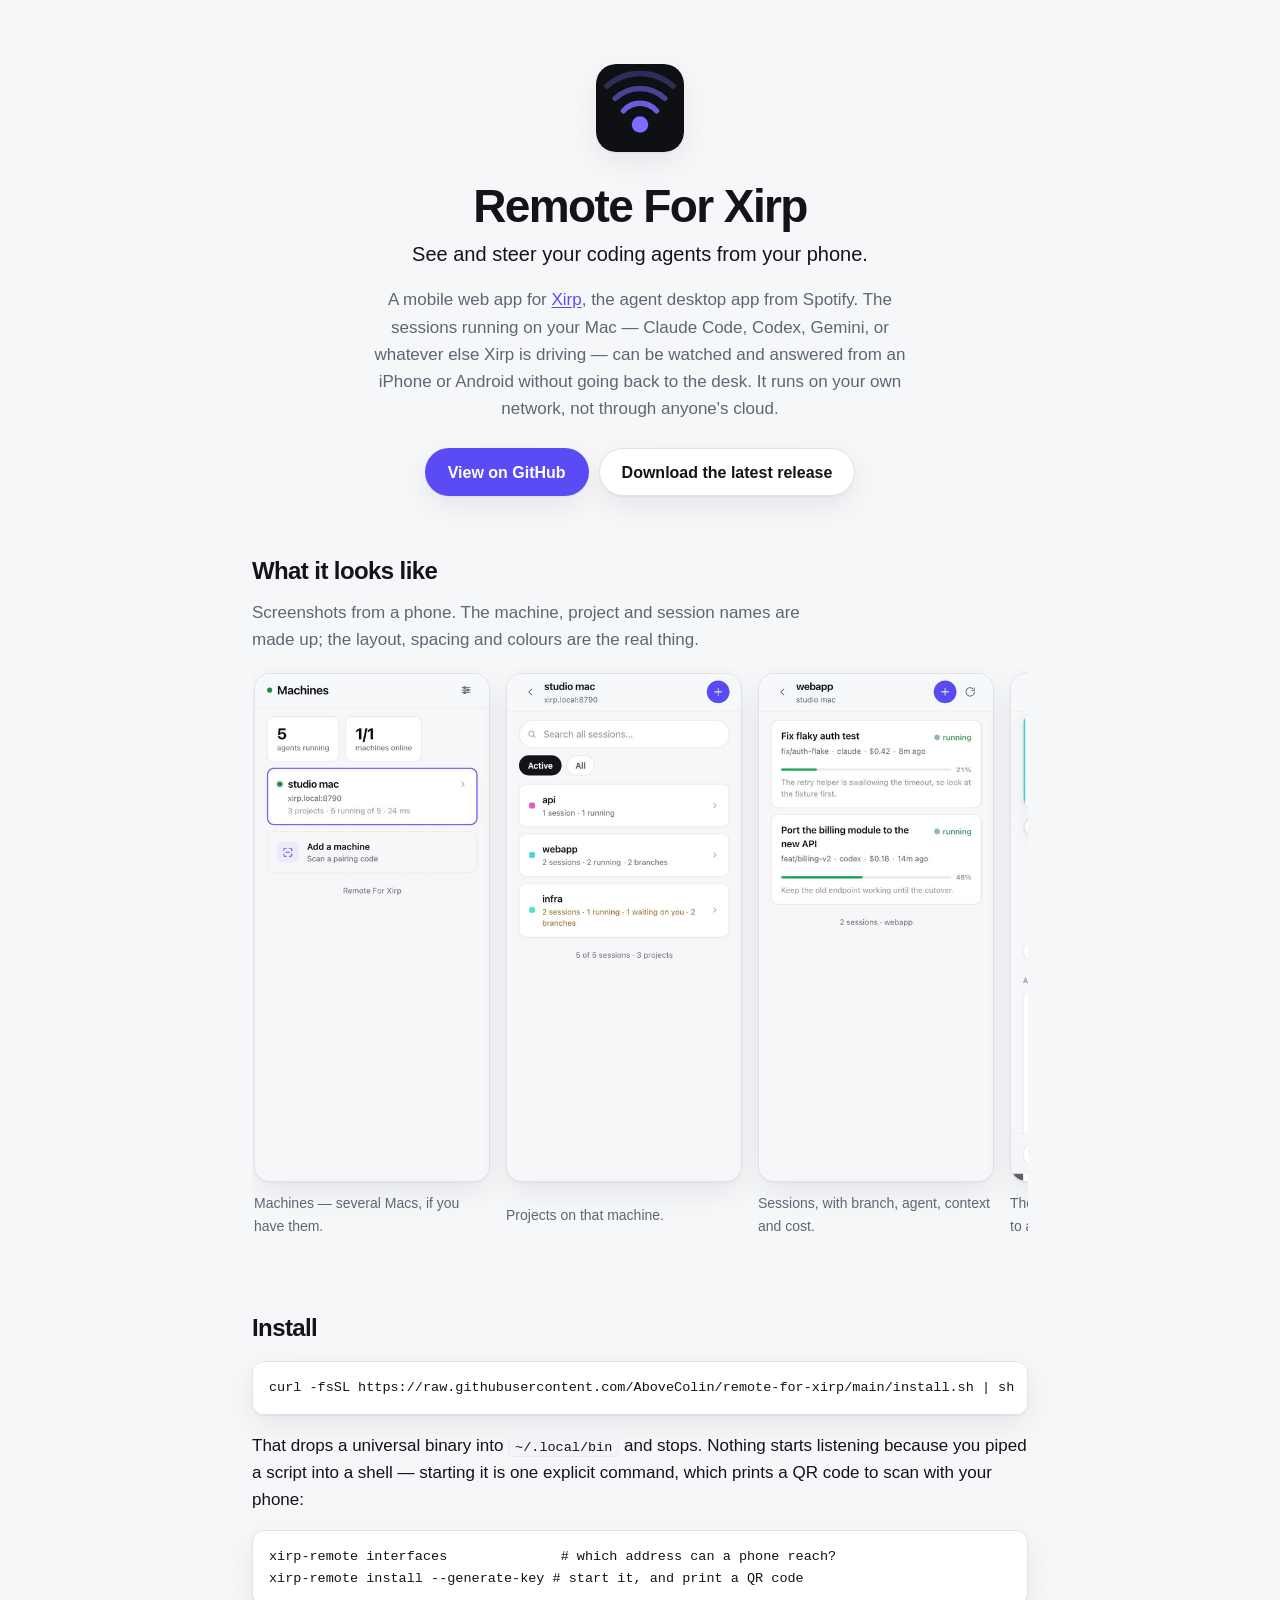
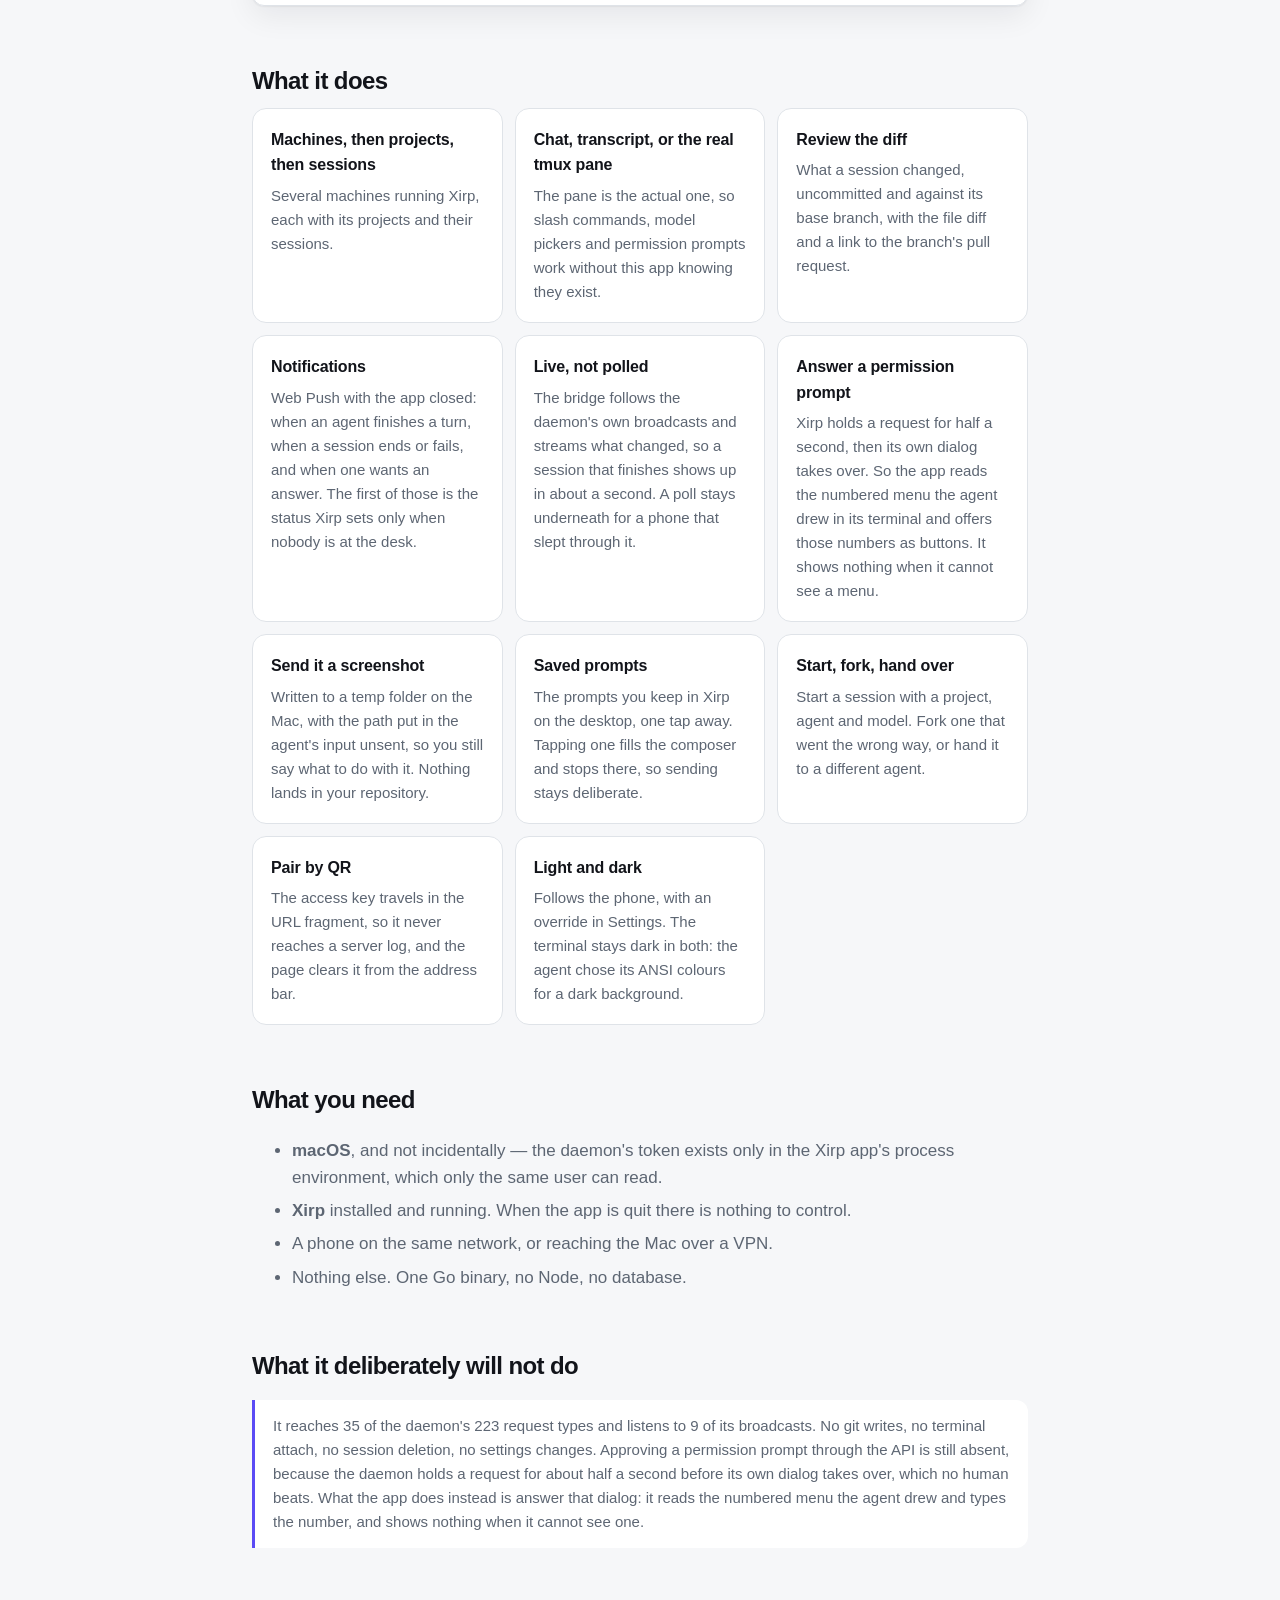
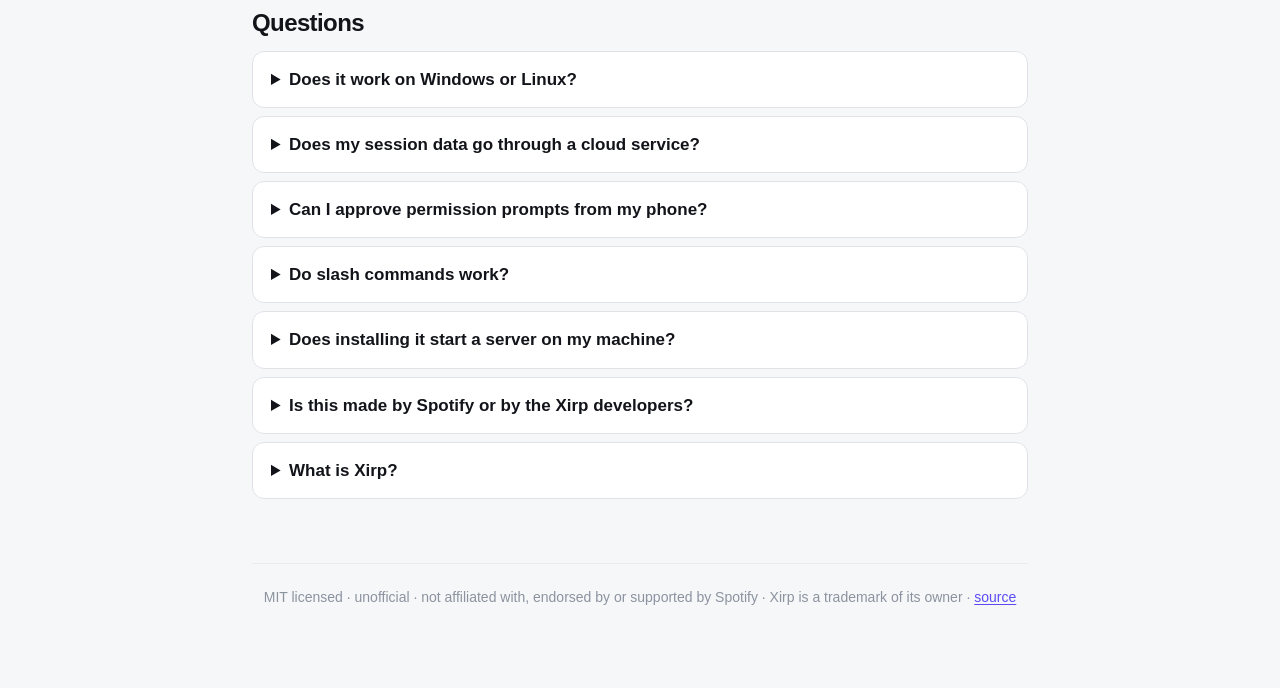
<file: site/index.html>
<!doctype html>
<html lang="en">
  <head>
    <meta charset="utf-8" />
    <title>Remote For Xirp — control Xirp by Spotify from your phone</title>
    <meta name="viewport" content="width=device-width, initial-scale=1" />
    <meta
      name="description"
      content="A phone remote for Xirp, the agent desktop app from Spotify: watch and answer the Claude Code, Codex and Gemini sessions running on your Mac. Free, MIT, unofficial."
    />
    <link rel="canonical" href="https://remote-for-xirp.cdevries.dev/" />
    <link rel="icon" type="image/svg+xml" href="./icon.svg" />
    <link rel="apple-touch-icon" href="./icon-512.png" />
    <meta name="author" content="AboveColin" />
    <meta name="theme-color" content="#f6f7f9" />
    <meta name="robots" content="index, follow, max-image-preview:large, max-snippet:-1" />
    <!-- A plain-text summary for model crawlers, per llmstxt.org. -->
    <link rel="alternate" type="text/plain" href="https://remote-for-xirp.cdevries.dev/llms.txt" title="llms.txt" />

    <meta property="og:type" content="website" />
    <meta property="og:site_name" content="Remote For Xirp" />
    <meta property="og:locale" content="en_US" />
    <meta property="og:title" content="Remote For Xirp — control Xirp by Spotify from your phone" />
    <meta
      property="og:description"
      content="See and steer your coding agents from your phone. A mobile web app for Xirp, the agent desktop app from Spotify — Claude Code, Codex, Gemini — on your own network. Unofficial."
    />
    <meta property="og:url" content="https://remote-for-xirp.cdevries.dev/" />
    <meta property="og:image" content="https://remote-for-xirp.cdevries.dev/og.png" />
    <meta property="og:image:type" content="image/png" />
    <meta property="og:image:width" content="1200" />
    <meta property="og:image:height" content="630" />
    <meta
      property="og:image:alt"
      content="Remote For Xirp — see and steer your coding agents from your phone"
    />
    <meta name="twitter:card" content="summary_large_image" />
    <meta name="twitter:title" content="Remote For Xirp" />
    <meta
      name="twitter:description"
      content="Watch and answer the Claude Code, Codex and Gemini sessions that Xirp by Spotify is running on your Mac, from your phone, on your own network."
    />
    <meta name="twitter:image" content="https://remote-for-xirp.cdevries.dev/og.png" />

    <!-- Structured data, so a search engine can tell what kind of thing this is rather
         than inferring it from prose. Every field here is true. -->
    <script type="application/ld+json">
      {
        "@context": "https://schema.org",
        "@graph": [
          {
            "@type": "SoftwareApplication",
            "@id": "https://remote-for-xirp.cdevries.dev/#app",
            "name": "Remote For Xirp",
            "alternateName": "xirp-remote",
            "applicationCategory": "DeveloperApplication",
            "applicationSubCategory": "Remote control for coding agents",
            "operatingSystem": "macOS (host), iOS and Android (browser)",
            "softwareRequirements": "Xirp, the agent desktop app from Spotify, installed and running on macOS",
            "url": "https://remote-for-xirp.cdevries.dev/",
            "downloadUrl": "https://github.com/AboveColin/remote-for-xirp/releases/latest",
            "installUrl": "https://github.com/AboveColin/remote-for-xirp#install",
            "codeRepository": "https://github.com/AboveColin/remote-for-xirp",
            "programmingLanguage": ["Go", "JavaScript"],
            "softwareVersion": "0.5.0",
            "datePublished": "2026-08-12",
            "dateModified": "2026-08-12",
            "license": "https://opensource.org/licenses/MIT",
            "isAccessibleForFree": true,
            "image": "https://remote-for-xirp.cdevries.dev/og.png",
            "screenshot": [
              "https://remote-for-xirp.cdevries.dev/screenshots/machines.png",
              "https://remote-for-xirp.cdevries.dev/screenshots/projects.png",
              "https://remote-for-xirp.cdevries.dev/screenshots/chat.png",
              "https://remote-for-xirp.cdevries.dev/screenshots/changes.png",
              "https://remote-for-xirp.cdevries.dev/screenshots/diff.png",
              "https://remote-for-xirp.cdevries.dev/screenshots/chat-dark.png"
            ],
            "featureList": [
              "Watch and answer running agent sessions from a phone",
              "Chat view, full transcript, or the real tmux pane",
              "Review uncommitted and branch diffs per file",
              "Web Push when a session finishes, fails or needs an answer",
              "Start, fork and hand over sessions",
              "Insert the prompts you keep in Xirp on the desktop",
              "Live updates: the daemon's own changes, streamed to the phone",
              "Answer an agent's permission prompt from the phone",
              "Send a screenshot into a session",
              "Pair by QR code over the local network",
              "Light and dark, following the phone"
            ],
            "author": { "@id": "https://remote-for-xirp.cdevries.dev/#author" },
            "publisher": { "@id": "https://remote-for-xirp.cdevries.dev/#author" },
            "offers": { "@type": "Offer", "price": "0", "priceCurrency": "USD" }
          },
          {
            "@type": "Person",
            "@id": "https://remote-for-xirp.cdevries.dev/#author",
            "name": "AboveColin",
            "url": "https://github.com/AboveColin"
          },
          {
            "@type": "WebSite",
            "@id": "https://remote-for-xirp.cdevries.dev/#site",
            "url": "https://remote-for-xirp.cdevries.dev/",
            "name": "Remote For Xirp",
            "inLanguage": "en",
            "about": { "@id": "https://remote-for-xirp.cdevries.dev/#app" },
            "publisher": { "@id": "https://remote-for-xirp.cdevries.dev/#author" }
          },
          {
            "@type": "FAQPage",
            "@id": "https://remote-for-xirp.cdevries.dev/#faq",
            "mainEntity": [
              {
                "@type": "Question",
                "name": "Does it work on Windows or Linux?",
                "acceptedAnswer": {
                  "@type": "Answer",
                  "text": "No. The host has to be macOS, because the Xirp daemon's access token exists only in the desktop app's process environment, which only the same user on the same machine can read."
                }
              },
              {
                "@type": "Question",
                "name": "Does my session data go through a cloud service?",
                "acceptedAnswer": {
                  "@type": "Answer",
                  "text": "No. The binary runs on your own Mac and serves the app over your own network. There is no account and no third-party relay. Web Push notifications are the one exception: their payloads are end-to-end encrypted per RFC 8291 before they reach the browser vendor's push service."
                }
              },
              {
                "@type": "Question",
                "name": "Can I approve permission prompts from my phone?",
                "acceptedAnswer": {
                  "@type": "Answer",
                  "text": "No, and it is left out on purpose. The daemon holds a permission request open for about half a second before falling through to the agent's own dialog, which is too short for any polling client to catch. Use the real tmux pane view, where the agent's own prompt appears and can be answered."
                }
              },
              {
                "@type": "Question",
                "name": "Do slash commands work?",
                "acceptedAnswer": {
                  "@type": "Answer",
                  "text": "Yes, in the terminal view. It shows the session's actual tmux pane, so slash commands, model pickers and any other interactive prompt work without this app needing to know they exist."
                }
              },
              {
                "@type": "Question",
                "name": "Does installing it start a server on my machine?",
                "acceptedAnswer": {
                  "@type": "Answer",
                  "text": "No. The installer places a binary and stops. Starting the service is a separate explicit command, xirp-remote install, which also prints the QR code for pairing."
                }
              },
              {
                "@type": "Question",
                "name": "Is this made by Spotify or by the Xirp developers?",
                "acceptedAnswer": {
                  "@type": "Answer",
                  "text": "No. Xirp is a Spotify product; this is an unaffiliated third-party app that talks to the Xirp daemon's local API on your own machine. It is not made, endorsed or supported by Spotify, and it is MIT licensed."
                }
              },
              {
                "@type": "Question",
                "name": "What is Xirp?",
                "acceptedAnswer": {
                  "@type": "Answer",
                  "text": "Xirp is a desktop app from Spotify for running coding agents — Claude Code, Codex, Gemini and others — in parallel git worktrees on macOS. It exposes a local WebSocket API on the machine it runs on, which is what this app talks to. Remote For Xirp does not replace it: Xirp has to be installed and running."
                }
              }
            ]
          }
        ]
      }
    </script>

    <style>
      /* Same design system as the app: light by default, dark when the visitor's system
         is dark, system fonts, one accent used sparingly. A landing page that looks
         nothing like the thing it is selling is a small lie. */
      :root {
        color-scheme: light dark;
        --font: -apple-system, BlinkMacSystemFont, "SF Pro Text", "Segoe UI", Roboto,
          "Helvetica Neue", Arial, sans-serif;
        --mono: ui-monospace, SFMono-Regular, "SF Mono", Menlo, Consolas, monospace;

        --bg: #f6f7f9;
        --sunken: #eceef1;
        --surface: #ffffff;
        --surface-hi: #f2f4f7;
        --line: #dfe3e8;
        --line-soft: #e9ecf0;
        --text: #12141a;
        --text-dim: #5d6673;
        --text-faint: #8b939f;
        --accent: #5b4bf5;
        --accent-hi: #4839e0;
        --accent-soft: #ecebfe;
        --ok: #128a4b;
        --shadow: 0 1px 2px rgba(16, 20, 28, 0.06), 0 10px 30px rgba(16, 20, 28, 0.07);
      }

      @media (prefers-color-scheme: dark) {
        :root {
          --bg: #0f1216;
          --sunken: #0a0c0f;
          --surface: #171a20;
          --surface-hi: #1e222a;
          --line: #262b34;
          --line-soft: #1f242c;
          --text: #eef1f5;
          --text-dim: #a0a9b6;
          --text-faint: #78818e;
          --accent: #8b7cff;
          --accent-hi: #a396ff;
          --accent-soft: #221f38;
          --ok: #4ed17f;
          --shadow: 0 1px 2px rgba(0, 0, 0, 0.5), 0 10px 30px rgba(0, 0, 0, 0.35);
        }
      }

      * { box-sizing: border-box; }
      body {
        margin: 0;
        background: var(--bg);
        color: var(--text);
        font-family: var(--font);
        font-size: 17px;
        line-height: 1.6;
        -webkit-font-smoothing: antialiased;
      }
      .wrap { max-width: 820px; margin: 0 auto; padding: 64px 22px 80px; }

      header { text-align: center; margin-bottom: 44px; }
      header img { border-radius: 20px; box-shadow: var(--shadow); }
      h1 {
        font-size: clamp(34px, 7vw, 46px);
        letter-spacing: -0.035em;
        line-height: 1.05;
        margin: 22px 0 8px;
      }
      .tagline { font-size: 20px; color: var(--text); margin: 0; font-weight: 500; }
      .sub { color: var(--text-dim); max-width: 58ch; margin: 16px auto 0; font-size: 17px; }

      h2 {
        font-size: 24px;
        letter-spacing: -0.025em;
        margin: 56px 0 8px;
      }
      h3 { font-size: 16px; margin: 24px 0 4px; letter-spacing: -0.01em; }
      a { color: var(--accent); text-underline-offset: 2px; }

      code, pre { font-family: var(--mono); font-size: 13.5px; }
      pre {
        background: var(--surface);
        border: 1px solid var(--line);
        border-radius: 12px;
        padding: 15px 16px;
        overflow-x: auto;
        box-shadow: var(--shadow);
      }
      p code {
        background: var(--surface-hi);
        border: 1px solid var(--line-soft);
        border-radius: 5px;
        padding: 1px 6px;
      }

      .cta { display: flex; gap: 10px; justify-content: center; flex-wrap: wrap; margin-top: 26px; }
      .btn {
        display: inline-flex;
        align-items: center;
        min-height: 48px;
        padding: 0 22px;
        text-decoration: none;
        font-weight: 550;
        font-size: 16px;
        border-radius: 500px;
        border: 1px solid var(--line);
        color: var(--text);
        background: var(--surface);
        box-shadow: var(--shadow);
      }
      .btn.primary { background: var(--accent); border-color: transparent; color: #fff; }
      .btn:hover { border-color: var(--accent); }

      .grid { display: grid; gap: 12px; grid-template-columns: repeat(auto-fit, minmax(240px, 1fr)); }
      .card {
        background: var(--surface);
        border: 1px solid var(--line);
        border-radius: 14px;
        padding: 18px;
      }
      .card h3 { margin: 0 0 6px; font-size: 16px; }
      .card p { margin: 0; color: var(--text-dim); font-size: 15px; }

      ul { color: var(--text-dim); }
      li { margin: 6px 0; }

      footer {
        margin-top: 64px;
        padding-top: 22px;
        border-top: 1px solid var(--line-soft);
        color: var(--text-faint);
        font-size: 14px;
        text-align: center;
      }

      /* Screenshots scroll sideways rather than stacking: six phone screens in a column
         would be a very long page, and each one shrunk into a grid cell is unreadable.
         The frame is a hairline and a radius, not a drawn phone — a fake bezel adds
         200px of nothing to look at. */
      .shots {
        display: flex;
        gap: 16px;
        overflow-x: auto;
        padding: 6px 2px 16px;
        scroll-snap-type: x mandatory;
        scrollbar-width: thin;
      }
      .shot {
        flex: 0 0 auto;
        scroll-snap-align: center;
        margin: 0;
        width: 236px;
        display: grid;
        gap: 10px;
      }
      .shot img {
        width: 236px;
        height: auto;
        display: block;
        border: 1px solid var(--line);
        border-radius: 16px;
        background: var(--surface);
        box-shadow: var(--shadow);
      }
      .shot figcaption { color: var(--text-dim); font-size: 14px; }

      details.faq {
        border: 1px solid var(--line);
        border-radius: 12px;
        background: var(--surface);
        padding: 14px 18px;
        margin: 8px 0;
      }
      details.faq summary { cursor: pointer; font-weight: 550; }
      details.faq p { color: var(--text-dim); font-size: 15px; margin: 10px 0 0; }

      .note {
        border-left: 3px solid var(--accent);
        background: var(--surface);
        padding: 14px 18px;
        border-radius: 0 12px 12px 0;
        color: var(--text-dim);
        font-size: 15px;

      }
    </style>
  </head>
  <body>
    <div class="wrap">
      <header>
        <img src="./icon.svg" alt="" width="88" height="88" />
        <h1>Remote For Xirp</h1>
        <p class="tagline">See and steer your coding agents from your phone.</p>
        <p class="sub">
          A mobile web app for <a href="https://xirp.dev">Xirp</a>, the agent desktop app
          from Spotify. The sessions running on your Mac — Claude Code, Codex, Gemini, or whatever
          else Xirp is driving — can be watched and answered from an iPhone or Android
          without going back to the desk. It runs on your own network, not through anyone's
          cloud.
        </p>
        <div class="cta">
          <a class="btn primary" href="https://github.com/AboveColin/remote-for-xirp">View on GitHub</a>
          <a class="btn" href="https://github.com/AboveColin/remote-for-xirp/releases/latest">Download the latest release</a>
        </div>
      </header>

      <h2>What it looks like</h2>
      <p class="sub" style="margin: 0 0 14px">
        Screenshots from a phone. The machine, project and session names are made up; the
        layout, spacing and colours are the real thing.
      </p>
      <div class="shots">
        <figure class="shot">
          <img
            src="./screenshots/machines.png"
            width="393"
            height="852"
            loading="lazy"
            alt="The machines screen: one Mac online, five agents running, and a button to add a machine by scanning a pairing code."
          />
          <figcaption>Machines — several Macs, if you have them.</figcaption>
        </figure>
        <figure class="shot">
          <img
            src="./screenshots/projects.png"
            width="393"
            height="852"
            loading="lazy"
            alt="A machine's projects, each with a count of sessions, how many are running, and how many branches they cover."
          />
          <figcaption>Projects on that machine.</figcaption>
        </figure>
        <figure class="shot">
          <img
            src="./screenshots/sessions.png"
            width="393"
            height="852"
            loading="lazy"
            alt="Sessions in one project, each showing its branch, agent, context used, cost so far and last activity."
          />
          <figcaption>Sessions, with branch, agent, context and cost.</figcaption>
        </figure>
        <figure class="shot">
          <img
            src="./screenshots/chat.png"
            width="393"
            height="852"
            loading="lazy"
            alt="A session transcript rendered as chat, with the agent's reply, a code block, a collapsed tool-call chip and a message box."
          />
          <figcaption>The transcript, as chat — and a box to answer it.</figcaption>
        </figure>
        <figure class="shot">
          <img
            src="./screenshots/changes.png"
            width="393"
            height="852"
            loading="lazy"
            alt="A session's changed files, split into what the branch changed against main and what is not committed yet, with a link to the open pull request."
          />
          <figcaption>What it changed, committed and not.</figcaption>
        </figure>
        <figure class="shot">
          <img
            src="./screenshots/diff.png"
            width="393"
            height="852"
            loading="lazy"
            alt="A syntax-coloured unified diff of one Python file, with added and removed lines and a hunk header."
          />
          <figcaption>The diff for one file.</figcaption>
        </figure>
        <figure class="shot">
          <img
            src="./screenshots/chat-dark.png"
            width="393"
            height="852"
            loading="lazy"
            alt="The same session transcript in dark mode, with the same layout and a dark background."
          />
          <figcaption>Dark, when your phone is dark.</figcaption>
        </figure>
      </div>

      <h2>Install</h2>
      <pre><code>curl -fsSL https://raw.githubusercontent.com/AboveColin/remote-for-xirp/main/install.sh | sh</code></pre>
      <p>
        That drops a universal binary into <code>~/.local/bin</code> and stops. Nothing starts
        listening because you piped a script into a shell — starting it is one explicit
        command, which prints a QR code to scan with your phone:
      </p>
      <pre><code>xirp-remote interfaces              # which address can a phone reach?
xirp-remote install --generate-key # start it, and print a QR code</code></pre>

      <h2>What it does</h2>
      <div class="grid">
        <div class="card">
          <h3>Machines, then projects, then sessions</h3>
          <p>Several machines running Xirp, each with its projects and their sessions.</p>
        </div>
        <div class="card">
          <h3>Chat, transcript, or the real tmux pane</h3>
          <p>
            The pane is the actual one, so slash commands, model pickers and permission
            prompts work without this app knowing they exist.
          </p>
        </div>
        <div class="card">
          <h3>Review the diff</h3>
          <p>
            What a session changed, uncommitted and against its base branch, with the file
            diff and a link to the branch's pull request.
          </p>
        </div>
        <div class="card">
          <h3>Notifications</h3>
          <p>
            Web Push with the app closed: when an agent finishes a turn, when a session ends
            or fails, and when one wants an answer. The first of those is the status Xirp sets
            only when nobody is at the desk.
          </p>
        </div>
        <div class="card">
          <h3>Live, not polled</h3>
          <p>
            The bridge follows the daemon's own broadcasts and streams what changed, so a
            session that finishes shows up in about a second. A poll stays underneath for
            a phone that slept through it.
          </p>
        </div>
        <div class="card">
          <h3>Answer a permission prompt</h3>
          <p>
            Xirp holds a request for half a second, then its own dialog takes over. So the
            app reads the numbered menu the agent drew in its terminal and offers those
            numbers as buttons. It shows nothing when it cannot see a menu.
          </p>
        </div>
        <div class="card">
          <h3>Send it a screenshot</h3>
          <p>
            Written to a temp folder on the Mac, with the path put in the agent's input
            unsent, so you still say what to do with it. Nothing lands in your repository.
          </p>
        </div>
        <div class="card">
          <h3>Saved prompts</h3>
          <p>
            The prompts you keep in Xirp on the desktop, one tap away. Tapping one fills the
            composer and stops there, so sending stays deliberate.
          </p>
        </div>
        <div class="card">
          <h3>Start, fork, hand over</h3>
          <p>
            Start a session with a project, agent and model. Fork one that went the wrong
            way, or hand it to a different agent.
          </p>
        </div>
        <div class="card">
          <h3>Pair by QR</h3>
          <p>
            The access key travels in the URL fragment, so it never reaches a server log, and
            the page clears it from the address bar.
          </p>
        </div>
        <div class="card">
          <h3>Light and dark</h3>
          <p>
            Follows the phone, with an override in Settings. The terminal stays dark in both:
            the agent chose its ANSI colours for a dark background.
          </p>
        </div>
      </div>

      <h2>What you need</h2>
      <ul>
        <li><strong>macOS</strong>, and not incidentally — the daemon's token exists only in the Xirp app's process environment, which only the same user can read.</li>
        <li><strong>Xirp</strong> installed and running. When the app is quit there is nothing to control.</li>
        <li>A phone on the same network, or reaching the Mac over a VPN.</li>
        <li>Nothing else. One Go binary, no Node, no database.</li>
      </ul>

      <h2>What it deliberately will not do</h2>
      <p class="note">
        It reaches 35 of the daemon's 223 request types and listens to 9 of its broadcasts.
        No git writes, no terminal attach, no session deletion, no settings changes.
        Approving a permission prompt through the API is still absent, because the daemon
        holds a request for about half a second before its own dialog takes over, which no
        human beats. What the app does instead is answer that dialog: it reads the numbered
        menu the agent drew and types the number, and shows nothing when it cannot see one.
      </p>

      <h2 id="faq">Questions</h2>
      <details class="faq">
        <summary>Does it work on Windows or Linux?</summary>
        <p>
          No. The host has to be macOS, because the Xirp daemon's access token exists only in
          the desktop app's process environment, which only the same user on the same machine
          can read.
        </p>
      </details>
      <details class="faq">
        <summary>Does my session data go through a cloud service?</summary>
        <p>
          No. The binary runs on your own Mac and serves the app over your own network. There
          is no account and no third-party relay. Web Push notifications are the one
          exception: their payloads are end-to-end encrypted per RFC 8291 before they reach
          the browser vendor's push service.
        </p>
      </details>
      <details class="faq">
        <summary>Can I approve permission prompts from my phone?</summary>
        <p>
          No, and it is left out on purpose. The daemon holds a permission request open for
          about half a second before falling through to the agent's own dialog, which is too
          short for any polling client to catch. Use the real tmux pane view, where the
          agent's own prompt appears and can be answered.
        </p>
      </details>
      <details class="faq">
        <summary>Do slash commands work?</summary>
        <p>
          Yes, in the terminal view. It shows the session's actual tmux pane, so slash
          commands, model pickers and any other interactive prompt work without this app
          needing to know they exist.
        </p>
      </details>
      <details class="faq">
        <summary>Does installing it start a server on my machine?</summary>
        <p>
          No. The installer places a binary and stops. Starting the service is a separate
          explicit command, <code>xirp-remote install</code>, which also prints the QR code
          for pairing.
        </p>
      </details>
      <details class="faq">
        <summary>Is this made by Spotify or by the Xirp developers?</summary>
        <p>
          No. Xirp is a Spotify product; this is an unaffiliated third-party app that talks
          to the Xirp daemon's local API on your own machine. It is not made, endorsed or
          supported by Spotify, and it is MIT licensed.
        </p>
      </details>
      <details class="faq">
        <summary>What is Xirp?</summary>
        <p>
          Xirp is a desktop app from Spotify for running coding agents — Claude Code, Codex,
          Gemini and others — in parallel git worktrees on macOS. It exposes a local
          WebSocket API on the machine it runs on, which is what this app talks to. This
          does not replace it: Xirp has to be installed and running.
        </p>
      </details>

      <footer>
        MIT licensed · unofficial · not affiliated with, endorsed by or supported by
        Spotify · Xirp is a trademark of its owner ·
        <a href="https://github.com/AboveColin/remote-for-xirp">source</a>
      </footer>
    </div>
  </body>
</html>
</file>
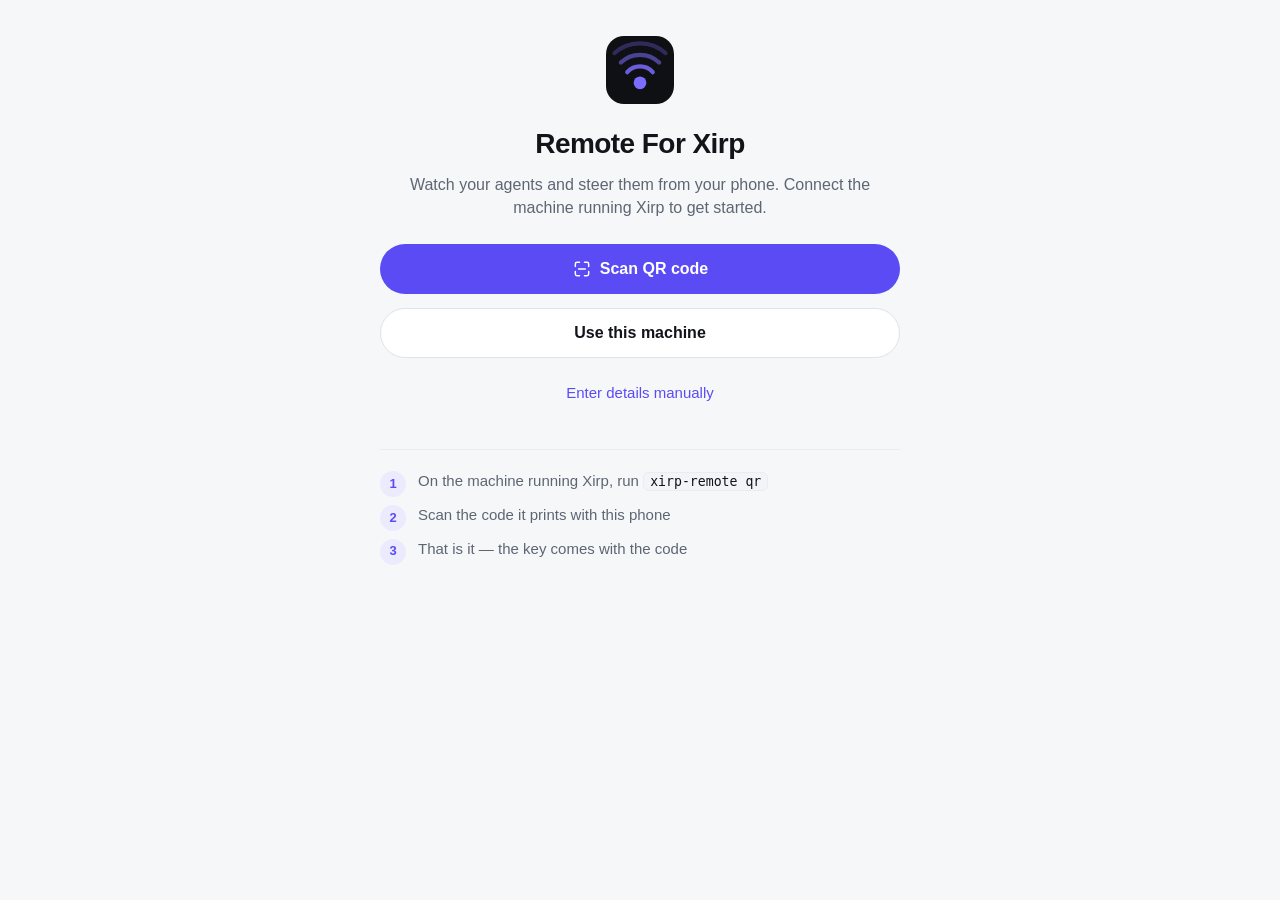
<file: web/index.html>
<!doctype html>
<html lang="en">
  <head>
    <meta charset="utf-8" />
    <title>Remote For Xirp</title>
    <meta name="viewport" content="width=device-width, initial-scale=1.0, viewport-fit=cover" />
    <meta name="theme-color" content="#f6f7f9" />
    <meta name="robots" content="noindex, nofollow" />
    <meta name="apple-mobile-web-app-capable" content="yes" />
    <meta name="apple-mobile-web-app-status-bar-style" content="default" />
    <meta name="apple-mobile-web-app-title" content="Xirp" />
    <link rel="manifest" href="./manifest.json" />
    <link rel="icon" type="image/svg+xml" href="./icon.svg" />
    <link rel="apple-touch-icon" href="./icon.svg" />
    <link rel="stylesheet" href="./style.css" />
  </head>
  <body>
    <!-- Icon sprite.
         The header buttons used to be text glyphs (‹ + ↻ ⚙ ± ⑂ ✓ ■ ⤢ × ⌗), which land at
         a different weight, size and baseline on every platform, and two of them (± for
         changes, ⑂ for fork) nobody reads as what they mean. These are drawn once here
         and referenced with <use>, so they inherit currentColor and the theme. -->
    <svg class="sprite" aria-hidden="true" focusable="false" width="0" height="0">
      <symbol id="i-back" viewBox="0 0 24 24"><path d="M15 6 9 12l6 6" /></symbol>
      <symbol id="i-chevron" viewBox="0 0 24 24"><path d="M9 6l6 6-6 6" /></symbol>
      <symbol id="i-plus" viewBox="0 0 24 24"><path d="M12 5v14M5 12h14" /></symbol>
      <symbol id="i-refresh" viewBox="0 0 24 24">
        <path d="M20.5 12a8.5 8.5 0 1 1-2.9-6.4" /><path d="M20.5 4v5h-5" />
      </symbol>
      <symbol id="i-settings" viewBox="0 0 24 24">
        <path d="M4 7h16M4 12h16M4 17h16" />
        <circle cx="9" cy="7" r="2.1" /><circle cx="15" cy="12" r="2.1" /><circle cx="9" cy="17" r="2.1" />
      </symbol>
      <symbol id="i-diff" viewBox="0 0 24 24">
        <path d="M14 3H7a1 1 0 0 0-1 1v16a1 1 0 0 0 1 1h10a1 1 0 0 0 1-1V7z" /><path d="M14 3v4h4" />
        <path d="M10 11h4M12 9v4M10 17h4" />
      </symbol>
      <symbol id="i-fork" viewBox="0 0 24 24">
        <circle cx="7" cy="5.5" r="2.5" /><circle cx="7" cy="18.5" r="2.5" /><circle cx="17" cy="8" r="2.5" />
        <path d="M7 8v8M14.6 9.4c-1.2 2-3.4 2.6-5.6 2.6H7" />
      </symbol>
      <symbol id="i-check" viewBox="0 0 24 24"><path d="M5 13l4 4L19 7" /></symbol>
      <symbol id="i-stop" viewBox="0 0 24 24">
        <!-- Filled by attribute, not by a class: a <use> reference lives in a shadow
             tree that document rules cannot select into. -->
        <rect x="7" y="7" width="10" height="10" rx="2" fill="currentColor" stroke="none" />
      </symbol>
      <symbol id="i-close" viewBox="0 0 24 24"><path d="M7 7l10 10M17 7L7 17" /></symbol>
      <symbol id="i-scan" viewBox="0 0 24 24">
        <path d="M4 9V6a2 2 0 0 1 2-2h3M15 4h3a2 2 0 0 1 2 2v3M20 15v3a2 2 0 0 1-2 2h-3M9 20H6a2 2 0 0 1-2-2v-3" />
        <path d="M8 12h8" />
      </symbol>
      <symbol id="i-expand" viewBox="0 0 24 24">
        <path d="M9 4H5a1 1 0 0 0-1 1v4M15 4h4a1 1 0 0 1 1 1v4M20 15v4a1 1 0 0 1-1 1h-4M4 15v4a1 1 0 0 0 1 1h4" />
      </symbol>
      <symbol id="i-prompt" viewBox="0 0 24 24"><path d="M7 4h10a1 1 0 0 1 1 1v15l-6-4-6 4V5a1 1 0 0 1 1-1z" /></symbol>
      <symbol id="i-enter" viewBox="0 0 24 24"><path d="M9 10l-4 4 4 4" /><path d="M5 14h9a4 4 0 0 0 4-4V6" /></symbol>
      <symbol id="i-keyboard" viewBox="0 0 24 24">
        <rect x="3" y="7" width="18" height="11" rx="2" /><path d="M7 11h.01M11 11h.01M15 11h.01M17 11h.01M8 15h8" />
      </symbol>
      <symbol id="i-search" viewBox="0 0 24 24"><circle cx="11" cy="11" r="7" /><path d="M16.5 16.5 21 21" /></symbol>
      <symbol id="i-link" viewBox="0 0 24 24">
        <path d="M10.5 13.5a4.5 4.5 0 0 0 6.4 0l2-2a4.5 4.5 0 0 0-6.4-6.4l-1 1" />
        <path d="M13.5 10.5a4.5 4.5 0 0 0-6.4 0l-2 2a4.5 4.5 0 0 0 6.4 6.4l1-1" />
      </symbol>
      <symbol id="i-commit" viewBox="0 0 24 24"><circle cx="12" cy="12" r="3.5" /><path d="M12 4v4.5M12 15.5V20" /></symbol>
      <symbol id="i-machine" viewBox="0 0 24 24">
        <rect x="3" y="5" width="18" height="11" rx="2" /><path d="M2 19.5h20" />
      </symbol>
      <symbol id="i-jump" viewBox="0 0 24 24"><path d="M12 5v13M6 13l6 6 6-6" /></symbol>
      <symbol id="i-folder" viewBox="0 0 24 24">
        <path d="M4 7a2 2 0 0 1 2-2h3l2 2h7a2 2 0 0 1 2 2v8a2 2 0 0 1-2 2H6a2 2 0 0 1-2-2z" />
      </symbol>
      <symbol id="i-inbox" viewBox="0 0 24 24">
        <path d="M4 13h4l2 3h4l2-3h4" /><path d="M4 13l2-7h12l2 7v5a2 2 0 0 1-2 2H6a2 2 0 0 1-2-2z" />
      </symbol>
      <symbol id="i-alert" viewBox="0 0 24 24"><path d="M12 4l9 16H3z" /><path d="M12 10v4M12 17h.01" /></symbol>
      <symbol id="i-terminal" viewBox="0 0 24 24">
        <rect x="3" y="4" width="18" height="16" rx="2" /><path d="M7 9l3 3-3 3M13 15h4" />
      </symbol>
    </svg>

    <!-- Login gate. Shown until /api/sessions answers 200. -->
    <section id="login" class="gate" hidden>
      <div class="gate-card">
        <div class="brand"><span class="brand-dot"></span>Remote For Xirp</div>
        <p class="subdued">Enter the access key for this bridge.</p>
        <form id="login-form">
          <input
            id="login-key"
            type="password"
            inputmode="text"
            autocomplete="current-password"
            placeholder="Access key"
            aria-label="Access key"
          />
          <button type="submit" class="btn btn-accent">Unlock</button>
        </form>
        <p id="login-error" class="error" hidden></p>
      </div>
    </section>

    <!-- First run. The app may be opened cold from a home-screen icon with nothing
         configured, so this is the screen that has to explain itself. -->
    <section id="welcome" hidden>
      <div class="welcome">
        <div class="welcome-mark"><img src="./icon.svg" alt="" width="72" height="72" /></div>
        <h1>Remote For Xirp</h1>
        <p class="welcome-lead">
          Watch your agents and steer them from your phone. Connect the machine running
          Xirp to get started.
        </p>

        <button id="welcome-scan" class="btn btn-accent btn-big"><svg class="ico"><use href="#i-scan" /></svg>Scan QR code</button>
        <button id="welcome-here" class="btn btn-big">Use this machine</button>
        <button id="welcome-manual" class="linkish">Enter details manually</button>

        <ol class="howto">
          <li><span>1</span> On the machine running Xirp, run <code>xirp-remote qr</code></li>
          <li><span>2</span> Scan the code it prints with this phone</li>
          <li><span>3</span> That is it — the key comes with the code</li>
        </ol>
      </div>
    </section>

    <!-- Machines: the home screen. One card per machine running Xirp. -->
    <section id="machines-view" hidden>
      <header class="topbar">
        <div class="brand"><span class="brand-dot"></span>Machines</div>
        <button id="machines-settings" class="icon-btn" aria-label="Settings"><svg class="ico"><use href="#i-settings" /></svg></button>
      </header>
      <div id="restore-banner" class="approvals" hidden></div>
      <div id="machine-stats" class="stats"></div>
      <div id="machines" class="machines"></div>
      <button id="add-machine" class="add-machine">
        <span class="add-glyph"><svg class="ico"><use href="#i-scan" /></svg></span>
        <span>
          <strong>Add a machine</strong>
          <em class="subdued">Scan a pairing code</em>
        </span>
      </button>
      <footer class="foot subdued" id="machines-foot"></footer>
    </section>

    <!-- Folders: the projects on one machine. -->
    <section id="projects-view" hidden>
      <header class="topbar">
        <button id="projects-back" class="icon-btn" aria-label="Back"><svg class="ico"><use href="#i-back" /></svg></button>
        <div class="detail-title">
          <span id="projects-title">Projects</span>
          <span id="projects-sub" class="subdued"></span>
        </div>
        <button id="projects-new" class="icon-btn accent" aria-label="New session"><svg class="ico"><use href="#i-plus" /></svg></button>
      </header>
      <div class="searchbar">
        <svg class="ico ico-sm searchbar-ico"><use href="#i-search" /></svg>
        <input id="search" type="search" placeholder="Search all sessions…" aria-label="Search sessions" autocomplete="off" />
      </div>
      <nav class="filters" id="filters">
        <button class="chip chip-on" data-filter="active">Active</button>
        <button class="chip" data-filter="all">All</button>
      </nav>
      <div id="stale-note" class="stale-note" hidden>
        <svg class="ico ico-sm"><use href="#i-alert" /></svg>
        <span id="stale-text"></span>
      </div>
      <div id="approvals" class="approvals" hidden></div>
      <div id="folders" class="folders"></div>
      <div id="list-empty" class="blank" hidden>
        <svg class="blank-mark"><use href="#i-inbox" /></svg>
        <strong id="list-empty-title">Nothing running here</strong>
        <span class="subdued" id="list-empty-hint"></span>
      </div>
      <footer class="foot subdued" id="list-foot"></footer>
    </section>

    <!-- Camera scanner. Uses the platform barcode detector when present. -->
    <section id="scan-view" hidden>
      <header class="topbar">
        <button id="scan-close" class="icon-btn" aria-label="Back"><svg class="ico"><use href="#i-back" /></svg></button>
        <div class="brand">Scan QR code</div>
      </header>
      <div class="scan">
        <video id="scan-video" playsinline muted></video>
        <div class="scan-frame"></div>
        <p id="scan-status" class="subdued">Starting camera…</p>
        <button id="scan-manual" class="linkish">Enter details manually instead</button>
      </div>
    </section>

    <!-- Add a machine by hand. Secondary to scanning, but the only option when a
         browser has no barcode detector. -->
    <section id="manual-view" hidden>
      <header class="topbar">
        <button id="manual-back" class="icon-btn" aria-label="Back"><svg class="ico"><use href="#i-back" /></svg></button>
        <div class="brand">Add machine</div>
      </header>
      <form id="manual-form" class="manual">
        <label for="manual-name">Name</label>
        <input id="manual-name" type="text" placeholder="studio mac" autocapitalize="words" />
        <label for="manual-url">Address</label>
        <input id="manual-url" type="url" inputmode="url" placeholder="https://xirp.example.com" autocapitalize="none" autocomplete="off" />
        <label for="manual-key">Access key <span class="subdued">(if the machine requires one)</span></label>
        <input id="manual-key" type="text" placeholder="32 hex characters" autocapitalize="none" autocomplete="off" />
        <button type="submit" class="btn btn-accent btn-big">Add machine</button>
        <p id="manual-error" class="error" hidden></p>
      </form>
    </section>

    <!-- Session list -->
    <section id="list-view" hidden>
      <header class="topbar">
        <button id="sessions-back" class="icon-btn" aria-label="Back"><svg class="ico"><use href="#i-back" /></svg></button>
        <div class="detail-title">
          <span id="sessions-title">Sessions</span>
          <span id="sessions-sub" class="subdued"></span>
        </div>
        <button id="new-session" class="icon-btn accent" aria-label="New session"><svg class="ico"><use href="#i-plus" /></svg></button>
        <button id="refresh" class="icon-btn" aria-label="Refresh"><svg class="ico"><use href="#i-refresh" /></svg></button>
      </header>

      <div id="sessions" class="sessions"></div>
      <div id="sessions-empty" class="blank" hidden>
        <svg class="blank-mark"><use href="#i-folder" /></svg>
        <strong>No sessions in this project</strong>
        <span class="subdued">Start one with +.</span>
      </div>
      <footer class="foot subdued" id="sessions-foot"></footer>
    </section>

    <!-- Session detail -->
    <section id="detail-view" hidden>
      <header class="topbar">
        <button id="back" class="icon-btn" aria-label="Back"><svg class="ico"><use href="#i-back" /></svg></button>
        <div class="detail-title">
          <span id="detail-name">Session</span>
          <span id="detail-sub" class="subdued"></span>
        </div>
        <button id="open-changes" class="icon-btn" aria-label="Changes"><svg class="ico"><use href="#i-diff" /></svg></button>
        <button id="open-handover" class="icon-btn" aria-label="Fork or hand over"><svg class="ico"><use href="#i-fork" /></svg></button>
        <button id="ack" class="icon-btn" aria-label="Acknowledge" hidden><svg class="ico"><use href="#i-check" /></svg></button>
        <button id="stop" class="icon-btn danger" aria-label="Stop session"><svg class="ico"><use href="#i-stop" /></svg></button>
      </header>

      <!-- One card for the state of the session: what it is doing, how much of its
           context window is gone, what it has cost, which branch it is on and what it
           has produced. These were five separate blocks stacked above the transcript,
           which spent the whole first screen of a phone on chrome. The context ring is
           here because "84% of 200k" decides whether to keep going or start fresh, and
           a number in a grey line does not carry that. -->
      <section class="scard" id="session-card">
        <div class="scard-main">
          <div class="scard-facts">
            <div id="detail-meta" class="meta"></div>
            <div id="detail-git" class="meta scard-git" hidden></div>
          </div>
          <div class="ring" id="ctx-ring" hidden>
            <svg viewBox="0 0 44 44" aria-hidden="true">
              <circle class="ring-track" cx="22" cy="22" r="18" />
              <circle class="ring-arc" id="ctx-arc" cx="22" cy="22" r="18" />
            </svg>
            <span class="ring-label" id="ctx-label"></span>
            <span class="ring-cap">ctx</span>
          </div>
        </div>
        <div id="detail-urls" class="urls" hidden></div>
        <details id="detail-commits" class="commits" hidden>
          <summary><svg class="ico ico-sm sum-chev"><use href="#i-chevron" /></svg>Recent commits</summary>
          <div id="commits-body"></div>
        </details>
      </section>

      <!-- Which view of the session you want is a per-session decision made many times
           an hour, so it lives here rather than only in Settings. Both write the same
           preference. -->
      <div class="segmented segmented-sm" id="detail-mode">
        <button data-value="chat">Chat</button>
        <button data-value="full">Full</button>
        <button data-value="terminal">Terminal</button>
      </div>

      <!-- Shown when a session has no tmux pane: the terminal would be empty and
           anything typed at it is accepted and dropped. -->
      <div id="nopane-note" class="nopane-note" hidden>
        <svg class="ico ico-sm"><use href="#i-alert" /></svg>
        <span>This session has no terminal pane, so the terminal is empty and anything
        sent to it is dropped. Stop it, or restart it from the desktop.</span>
      </div>
      <div id="transcript" class="transcript"></div>

      <!-- 1:1 view of the session's tmux pane. Whatever the agent's TUI is drawing
           appears here, so slash-command menus and pickers work without this app
           knowing anything about them. -->
      <div id="terminal-wrap" hidden>
        <div id="terminal" class="terminal" aria-label="Terminal"></div>
        <div class="keyrow" id="keyrow">
          <button data-key="escape">esc</button>
          <button data-key="tab">tab</button>
          <button data-key="up">↑</button>
          <button data-key="down">↓</button>
          <button data-key="enter">⏎</button>
          <button data-key="ctrl-c">^C</button>
          <button data-slash="/">/</button>
        </div>
      </div>

      <button id="jump-latest" class="jump" hidden aria-label="Jump to latest">
        <svg class="ico ico-sm"><use href="#i-jump" /></svg>Latest
      </button>

      <form id="composer" class="composer">
        <button
          type="button"
          id="send-mode"
          class="mode-btn"
          aria-label="Send mode"
          title="Submit: send and run. Type: leave it in the agent's input."
        ><svg class="ico"><use id="send-mode-icon" href="#i-enter" /></svg></button>
        <!-- Hidden until the daemon reports the saved-prompts module. -->
        <button type="button" id="prompt-btn" class="mode-btn" aria-label="Saved prompts" hidden>
          <svg class="ico"><use href="#i-prompt" /></svg>
        </button>
        <textarea
          id="composer-text"
          rows="1"
          placeholder="Message…"
          aria-label="Message"
          enterkeyhint="send"
        ></textarea>
        <button type="submit" id="send" class="btn btn-accent">Send</button>
      </form>
    </section>

    <!-- Settings -->
    <section id="settings-view" hidden>
      <header class="topbar">
        <button id="settings-back" class="icon-btn" aria-label="Back"><svg class="ico"><use href="#i-back" /></svg></button>
        <div class="brand">Settings</div>
      </header>

      <div class="settings">
        <h2>Appearance</h2>
        <p class="subdued setting-hint">
          Auto follows the phone. This gets read on a balcony as often as in bed, so
          neither one is the right answer for everybody.
        </p>
        <div class="segmented" id="set-theme">
          <button data-value="auto">Auto</button>
          <button data-value="light">Light</button>
          <button data-value="dark">Dark</button>
        </div>

        <h2>Transcript</h2>
        <p class="subdued setting-hint">
          Chat is just the conversation. Full adds the agent's tool calls. Terminal is
          the live tmux pane, exactly as the agent draws it — slash commands, menus and
          prompts all work there.
        </p>
        <div class="segmented" id="set-mode">
          <button data-value="chat">Chat</button>
          <button data-value="full">Full</button>
          <button data-value="terminal">Terminal</button>
        </div>

        <h2>Messages loaded</h2>
        <p class="subdued setting-hint">Fewer is faster on a slow connection.</p>
        <div class="segmented" id="set-limit">
          <button data-value="20">20</button>
          <button data-value="40">40</button>
          <button data-value="80">80</button>
        </div>

        <h2>Sessions shown by default</h2>
        <div class="segmented" id="set-filter">
          <button data-value="active">Active</button>
          <button data-value="all">All</button>
        </div>

        <h2>Timestamps</h2>
        <p class="subdued setting-hint">Show the time beside each message.</p>
        <div class="segmented" id="set-timestamps">
          <button data-value="off">Off</button>
          <button data-value="on">On</button>
        </div>

        <h2>Hosts</h2>
        <p class="subdued setting-hint">
          Each host is one machine running Xirp. Add another to control several from
          this app; the active one is used everywhere.
        </p>
        <div id="host-list" class="host-list"></div>
        <form id="host-add" class="host-add">
          <input id="host-name" type="text" placeholder="Name (e.g. studio mac)" autocapitalize="none" />
          <input id="host-url" type="url" placeholder="https://host:8790" autocapitalize="none" autocomplete="off" />
          <input id="host-key" type="text" placeholder="Access key (optional)" autocapitalize="none" autocomplete="off" />
          <button type="submit" class="btn">Add host</button>
        </form>

        <h2>Notifications</h2>
        <p class="subdued setting-hint">
          Buzz this device when an agent finishes, fails, or wants an answer — including
          when the app is closed. Needs the app installed to the home screen on iOS.
        </p>
        <div class="segmented" id="set-push">
          <button data-value="off">Off</button>
          <button data-value="on">On</button>
        </div>
        <button id="push-test" class="btn">Send a test notification</button>
        <p id="push-status" class="subdued setting-hint"></p>

        <h2>Diagnostics</h2>
        <p class="subdued setting-hint">
          Daemon health, database load, tmux panes and the daemon's own log.
        </p>
        <button id="open-diag" class="btn">Open diagnostics</button>

        <h2>Pair another device</h2>
        <p class="subdued setting-hint">
          Scan this with a phone to open the app with the access key already set.
        </p>
        <div class="pair">
          <img id="pair-qr" alt="Pairing QR code" />
          <div id="pair-url" class="pair-url subdued"></div>
        </div>

        <p class="subdued setting-foot">
          Settings are stored in this browser only, not on the server.
        </p>
      </div>
    </section>

    <!-- Changes: what the session altered, uncommitted and against the base branch -->
    <section id="changes-view" hidden>
      <header class="topbar">
        <button id="changes-back" class="icon-btn" aria-label="Back"><svg class="ico"><use href="#i-back" /></svg></button>
        <div class="detail-title">
          <span id="changes-title">Changes</span>
          <span id="changes-sub" class="subdued"></span>
        </div>
        <button id="changes-refresh" class="icon-btn" aria-label="Refresh"><svg class="ico"><use href="#i-refresh" /></svg></button>
      </header>
      <div id="changes-pr" class="pr-card" hidden></div>
      <div id="changes-body" class="changes"></div>
      <footer class="foot subdued" id="changes-foot"></footer>
    </section>

    <!-- One file's diff -->
    <section id="diff-view" hidden>
      <header class="topbar">
        <button id="diff-back" class="icon-btn" aria-label="Back"><svg class="ico"><use href="#i-back" /></svg></button>
        <button id="diff-whole" class="icon-btn" aria-label="View the whole file"><svg class="ico"><use href="#i-expand" /></svg></button>
        <div class="detail-title">
          <span id="diff-title">Diff</span>
          <span id="diff-sub" class="subdued"></span>
        </div>
      </header>
      <div id="diff-body" class="diffbody"></div>
      <footer class="foot subdued" id="diff-foot"></footer>
    </section>

    <!-- Diagnostics -->
    <section id="diag-view" hidden>
      <header class="topbar">
        <button id="diag-back" class="icon-btn" aria-label="Back"><svg class="ico"><use href="#i-back" /></svg></button>
        <div class="brand">Diagnostics</div>
        <button id="diag-refresh" class="icon-btn" aria-label="Refresh"><svg class="ico"><use href="#i-refresh" /></svg></button>
      </header>
      <div id="diag-body" class="diag"></div>
      <h2 class="diag-h">Daemon log</h2>
      <nav class="filters" id="diag-levels">
        <button class="chip chip-on" data-level="30">Info</button>
        <button class="chip" data-level="40">Warnings</button>
        <button class="chip" data-level="50">Errors</button>
      </nav>
      <div id="diag-log" class="diaglog"></div>
      <footer class="foot subdued" id="diag-foot"></footer>
    </section>

    <!-- Fork, or hand the conversation to another agent -->
    <section id="handover-sheet" class="sheet" hidden>
      <div class="sheet-card">
        <header class="sheet-head">
          <strong>Session actions</strong>
          <button id="handover-close" class="icon-btn" aria-label="Close"><svg class="ico"><use href="#i-close" /></svg></button>
        </header>

        <h3 class="sheet-h">Rename</h3>
        <p class="subdued setting-hint">Or ask the agent to retitle it from the conversation.</p>
        <input id="rename-name" type="text" placeholder="new name" />
        <div class="row-2">
          <button id="rename-go" class="btn">Rename</button>
          <button id="retitle-go" class="btn">Auto-title</button>
        </div>

        <h3 class="sheet-h">Send a file</h3>
        <p class="subdued setting-hint">
          Writes it to a temp folder on the Mac, then puts the path in the agent's input
          without sending it, so you can say what to do with it.
        </p>
        <input id="attach-file" type="file" />
        <p id="attach-note" class="subdued setting-hint"></p>

        <h3 class="sheet-h">Fork this conversation</h3>
        <p class="subdued setting-hint">
          Keeps this session as it is and starts a copy from the same history. Use it when
          an agent went down the wrong path.
        </p>
        <label for="fork-branch">New branch <span class="subdued">(optional, forks into its own worktree)</span></label>
        <input id="fork-branch" type="text" autocapitalize="none" placeholder="leave empty to stay here" />
        <button id="fork-go" class="btn btn-accent">Fork</button>

        <h3 class="sheet-h">Hand to another agent</h3>
        <p class="subdued setting-hint">Same conversation, different agent.</p>
        <select id="swap-agent"></select>
        <button id="swap-go" class="btn">Hand over</button>

        <p id="handover-error" class="error" hidden></p>
      </div>
    </section>

    <!-- New session sheet -->
    <section id="create-sheet" class="sheet" hidden>
      <div class="sheet-card">
        <header class="sheet-head">
          <strong>New session</strong>
          <button id="create-close" class="icon-btn" aria-label="Close"><svg class="ico"><use href="#i-close" /></svg></button>
        </header>
        <form id="create-form">
          <label for="create-project">Project</label>
          <select id="create-project" required></select>

          <label for="create-agent">Agent</label>
          <select id="create-agent"></select>

          <label for="create-model">Model <span class="subdued">(optional)</span></label>
          <select id="create-model"></select>

          <label for="create-prompt" id="create-prompt-label" hidden>
            Start from a saved prompt <span class="subdued">(optional)</span>
          </label>
          <select id="create-prompt" hidden></select>

          <label for="create-goal">Goal</label>
          <textarea id="create-goal" rows="3" placeholder="What should it do?"></textarea>

          <label for="create-branch">New branch <span class="subdued">(optional)</span></label>
          <input id="create-branch" type="text" autocapitalize="none" placeholder="leave empty for the default" />

          <label class="checkline">
            <input id="create-terminal" type="checkbox" />
            Plain shell instead of an agent
          </label>

          <button type="submit" id="create-submit" class="btn btn-accent">Create</button>
          <p id="create-error" class="error" hidden></p>
        </form>
      </div>
    </section>

    <!-- Saved prompts, which Xirp added in 0.19.1. The list lives in its settings on
         the desktop; this reads it and writes back. Writing replaces the whole list,
         because that is the only call the daemon offers. -->
    <section id="prompts-sheet" class="sheet" hidden>
      <div class="sheet-card">
        <header class="sheet-head">
          <strong>Saved prompts</strong>
          <button id="prompts-close" class="icon-btn" aria-label="Close"><svg class="ico"><use href="#i-close" /></svg></button>
        </header>
        <p class="subdued setting-hint">
          Tap one to put it in the composer. Nothing reaches the agent until you send it.
        </p>
        <div id="prompts-list" class="prompts"></div>

        <h3 class="sheet-h">Keep what you typed</h3>
        <p class="subdued setting-hint">
          Saves the composer text as a prompt in Xirp on this machine.
        </p>
        <input id="prompt-name" type="text" placeholder="Name it" maxlength="120" autocapitalize="sentences" />
        <button id="prompt-save" class="btn">Save the composer text</button>
        <p id="prompts-error" class="error" hidden></p>
      </div>
    </section>

    <div id="toast" class="toast" hidden></div>
    <script src="./nav.js"></script>
    <script src="./markdown.js"></script>
    <script src="./ansi.js"></script>
    <script src="./app.js"></script>
  </body>
</html>
</file>
<file: web/style.css>
/*
 * Palette, scale and naming are this project's own. Nothing here is derived from the
 * Xirp application's stylesheets or assets — see the note in the README.
 *
 * Two things drove this design.
 *
 * It is read outdoors as often as in bed, so it follows the system: light by default,
 * dark when the phone is dark, and an explicit override in Settings for people who
 * want one. A dark-only app is unreadable on a balcony in July.
 *
 * And it is read one-handed, in ten-second glances, to answer "is it still working and
 * does it need me?". So there is one loud thing per screen and everything else is
 * quiet: names carry weight, metadata is one grey line, and colour is reserved for
 * status and the single primary action. An earlier version put ten coloured pills above
 * every transcript, which is a lot of ink for facts nobody was reading.
 */

:root {
  color-scheme: light dark;

  /* System fonts, deliberately. The app is served on a LAN that may have no route to
     the internet, and a webfont there means either a blocking request or a flash of
     fallback text on every open. */
  --font: -apple-system, BlinkMacSystemFont, "SF Pro Text", "Segoe UI", Roboto,
    "Helvetica Neue", Arial, sans-serif;
  --mono: ui-monospace, SFMono-Regular, "SF Mono", Menlo, Consolas, monospace;

  --bg: #f6f7f9;
  --sunken: #eceef1;
  --surface: #ffffff;
  --surface-hi: #f2f4f7;
  --surface-press: #e8ebef;
  --line: #dfe3e8;
  --line-soft: #e9ecf0;

  --text: #12141a;
  --text-dim: #5d6673;
  --text-faint: #8b939f;

  --accent: #5b4bf5;
  --accent-hi: #4839e0;
  --accent-text: #ffffff;
  --accent-soft: #ecebfe;

  --ok: #128a4b;
  --ok-soft: #e3f5ea;
  --warn: #96620a;
  --warn-soft: #fdf0da;
  --danger: #c62a30;
  --danger-soft: #fdeaea;
  --info: #1b64c4;
  --info-soft: #e7f0fd;

  /* The terminal keeps its own dark surface in both themes. ANSI colours are chosen by
     the agent for a dark background, and re-mapping them per theme would misreport
     what the pane actually looks like. */
  --term-bg: #14161c;
  --term-text: #e6e9ef;

  --shadow: 0 1px 2px rgba(16, 20, 28, 0.06), 0 8px 24px rgba(16, 20, 28, 0.06);
  --shadow-sheet: 0 -8px 40px rgba(16, 20, 28, 0.18);

  /* Placeholder rows while a request is in flight. Two stops, because a flat block
     reads as a broken image and a moving one reads as work. */
  --sk: #e6e9ee;
  --sk-hi: #f3f5f8;

  /* The meter and the ring are 4px of colour, not text. The text tokens carry contrast
     at 13px and turn muddy at 4px, so the fills have their own values. */
  --fill-ok: #16a35c;
  --fill-warm: #e08c0b;
  --fill-hot: #d93a40;

  --radius-sm: 8px;
  --radius: 12px;
  --radius-lg: 18px;
  --radius-pill: 999px;

  --pad: 16px;
  --gap: 10px;

  /* One column, centred. On a phone it fills the screen; in a desktop browser it stays
     a phone-shaped column rather than stretching metadata across 1400px. */
  --col: 560px;
  --tap: 44px;
}

@media (prefers-color-scheme: dark) {
  :root:not([data-theme="light"]) {
    --bg: #0f1216;
    --sunken: #0a0c0f;
    --surface: #171a20;
    --surface-hi: #1e222a;
    --surface-press: #232831;
    --line: #262b34;
    --line-soft: #1f242c;

    --text: #eef1f5;
    --text-dim: #a0a9b6;
    --text-faint: #78818e;

    --accent: #8b7cff;
    --accent-hi: #a396ff;
    --accent-text: #14121f;
    --accent-soft: #221f38;

    --ok: #4ed17f;
    --ok-soft: #12281c;
    --warn: #f2b350;
    --warn-soft: #2c2211;
    --danger: #f4787c;
    --danger-soft: #2e1719;
    --info: #6fb0fb;
    --info-soft: #10203a;

    --sk: #1c212a;
  --sk-hi: #242a34;

  --fill-ok: #4ed17f;
  --fill-warm: #f2b350;
  --fill-hot: #f4787c;

  --shadow: 0 1px 2px rgba(0, 0, 0, 0.5);
    --shadow-sheet: 0 -8px 40px rgba(0, 0, 0, 0.6);
  }
}

:root[data-theme="dark"] {
  --bg: #0f1216;
  --sunken: #0a0c0f;
  --surface: #171a20;
  --surface-hi: #1e222a;
  --surface-press: #232831;
  --line: #262b34;
  --line-soft: #1f242c;

  --text: #eef1f5;
  --text-dim: #a0a9b6;
  --text-faint: #78818e;

  --accent: #8b7cff;
  --accent-hi: #a396ff;
  --accent-text: #14121f;
  --accent-soft: #221f38;

  --ok: #4ed17f;
  --ok-soft: #12281c;
  --warn: #f2b350;
  --warn-soft: #2c2211;
  --danger: #f4787c;
  --danger-soft: #2e1719;
  --info: #6fb0fb;
  --info-soft: #10203a;

  --sk: #1c212a;
  --sk-hi: #242a34;

  --fill-ok: #4ed17f;
  --fill-warm: #f2b350;
  --fill-hot: #f4787c;

  --shadow: 0 1px 2px rgba(0, 0, 0, 0.5);
  --shadow-sheet: 0 -8px 40px rgba(0, 0, 0, 0.6);
}

/* ---- icons ----
 *
 * One drawing of each, in the sprite at the top of index.html, referenced with <use>.
 * They inherit currentColor, so a button's colour and its icon cannot disagree.
 */
.sprite {
  position: absolute;
  width: 0;
  height: 0;
  overflow: hidden;
}
.ico {
  width: 20px;
  height: 20px;
  flex: none;
  fill: none;
  stroke: currentColor;
  stroke-width: 1.75;
  stroke-linecap: round;
  stroke-linejoin: round;
}
.ico-sm {
  width: 15px;
  height: 15px;
}
* {
  box-sizing: border-box;
  -webkit-tap-highlight-color: transparent;
}

html,
body {
  margin: 0;
  padding: 0;
  background: var(--bg);
  color: var(--text);
  font-family: var(--font);
  font-size: 16px;
  line-height: 1.45;
  -webkit-font-smoothing: antialiased;
  overscroll-behavior-y: none;
}

/* Every screen is the same column. */
body > section {
  max-width: var(--col);
  margin: 0 auto;
  padding: 0 var(--pad) calc(40px + env(safe-area-inset-bottom));
}

body > section#detail-view {
  /* Room for the composer, which is fixed to the bottom. */
  padding-bottom: calc(96px + env(safe-area-inset-bottom));
}

h1,
h2,
h3 {
  letter-spacing: -0.02em;
  line-height: 1.25;
}

a {
  color: var(--accent);
  text-decoration-thickness: 1px;
  text-underline-offset: 2px;
}

code,
kbd,
pre,
.mono {
  font-family: var(--mono);
  font-size: 0.88em;
}

.subdued {
  color: var(--text-dim);
}

.error {
  color: var(--danger);
  font-size: 14px;
}

[hidden] {
  display: none !important;
}

:focus-visible {
  outline: 2px solid var(--accent);
  outline-offset: 2px;
}

::selection {
  background: var(--accent-soft);
  color: var(--text);
}

/* ---- top bar ----
 *
 * Sticky, and it bleeds to the edges of the screen while its contents stay in the
 * column. Title on the left, actions on the right, nothing centred: a centred title
 * has to be truncated much earlier, and session names are long.
 */

.topbar {
  position: sticky;
  top: 0;
  z-index: 20;
  display: flex;
  align-items: center;
  gap: 4px;
  margin: 0 calc(var(--pad) * -1) 14px;
  padding: calc(8px + env(safe-area-inset-top)) var(--pad) 10px;
  background: var(--bg);
  background: color-mix(in srgb, var(--bg) 88%, transparent);
  backdrop-filter: saturate(180%) blur(14px);
  border-bottom: 1px solid var(--line-soft);
}

.brand {
  display: flex;
  align-items: center;
  gap: 8px;
  flex: 1;
  min-width: 0;
  font-size: 20px;
  font-weight: 650;
  letter-spacing: -0.02em;
}

/* Whether the last poll actually reached the daemon. Not decoration: an unreachable
   Mac still serves this page from the service worker's cache. */
.brand-dot {
  width: 9px;
  height: 9px;
  border-radius: 50%;
  background: var(--text-faint);
  flex: none;
  transition: background 0.2s;
}
.brand-dot.ok {
  background: var(--ok);
}
.brand-dot.bad {
  background: var(--danger);
}

.detail-title {
  flex: 1;
  min-width: 0;
  display: flex;
  flex-direction: column;
  gap: 1px;
  padding-right: 4px;
}
.detail-title > span:first-child {
  font-size: 17px;
  font-weight: 650;
  letter-spacing: -0.02em;
  white-space: nowrap;
  overflow: hidden;
  text-overflow: ellipsis;
}
.detail-title > span:last-child:not(:first-child) {
  font-size: 13px;
  white-space: nowrap;
  overflow: hidden;
  text-overflow: ellipsis;
}

.icon-btn {
  flex: none;
  width: 38px;
  height: 38px;
  display: grid;
  place-items: center;
  border: 1px solid transparent;
  border-radius: var(--radius-pill);
  background: transparent;
  color: var(--text-dim);
  font: inherit;
  font-size: 17px;
  line-height: 1;
  cursor: pointer;
  transition: background 0.15s, color 0.15s;
}
.icon-btn:hover {
  background: var(--surface-hi);
  color: var(--text);
}
.icon-btn:active {
  background: var(--surface-press);
}
.icon-btn.accent {
  background: var(--accent);
  color: var(--accent-text);
  font-size: 20px;
  font-weight: 500;
}
.icon-btn.accent:hover {
  background: var(--accent-hi);
  color: var(--accent-text);
}
.icon-btn.danger {
  color: var(--danger);
}
.icon-btn.danger:hover {
  background: var(--danger-soft);
  color: var(--danger);
}

/* ---- buttons and controls ---- */

.btn {
  min-height: var(--tap);
  padding: 0 18px;
  display: inline-flex;
  align-items: center;
  justify-content: center;
  gap: 8px;
  border: 1px solid var(--line);
  border-radius: var(--radius-pill);
  background: var(--surface);
  color: var(--text);
  font: inherit;
  font-size: 15px;
  font-weight: 550;
  cursor: pointer;
  transition: background 0.15s, border-color 0.15s, transform 0.06s;
}
.btn:hover {
  background: var(--surface-hi);
}
.btn:active {
  transform: scale(0.985);
  background: var(--surface-press);
}
.btn:disabled {
  opacity: 0.5;
  cursor: default;
}

.btn-accent {
  background: var(--accent);
  border-color: transparent;
  color: var(--accent-text);
}
.btn-accent:hover {
  background: var(--accent-hi);
}
.btn-accent:active {
  background: var(--accent-hi);
}

.btn-deny {
  background: var(--surface);
  border-color: var(--line);
  color: var(--danger);
}

.btn-big {
  width: 100%;
  min-height: 50px;
  font-size: 16px;
}

.linkish {
  border: 0;
  background: none;
  color: var(--accent);
  font: inherit;
  font-size: 15px;
  padding: 12px 4px;
  cursor: pointer;
}

/* Filter chips. Quiet until chosen. */
.filters {
  display: flex;
  gap: 8px;
  margin-bottom: 14px;
  overflow-x: auto;
  scrollbar-width: none;
}
.filters::-webkit-scrollbar {
  display: none;
}

.chip {
  flex: none;
  min-height: 34px;
  padding: 0 14px;
  border: 1px solid var(--line);
  border-radius: var(--radius-pill);
  background: var(--surface);
  color: var(--text-dim);
  font: inherit;
  font-size: 14px;
  font-weight: 550;
  cursor: pointer;
}
.chip-on {
  background: var(--text);
  border-color: var(--text);
  color: var(--bg);
}

/* Segmented control: a row of mutually exclusive options with the chosen one raised. */
.segmented {
  display: flex;
  gap: 3px;
  padding: 3px;
  background: var(--sunken);
  border: 1px solid var(--line-soft);
  border-radius: var(--radius-pill);
}
.segmented button {
  flex: 1;
  min-height: 36px;
  border: 0;
  border-radius: var(--radius-pill);
  background: transparent;
  color: var(--text-dim);
  font: inherit;
  font-size: 14px;
  font-weight: 550;
  cursor: pointer;
  transition: background 0.15s, color 0.15s;
}
.segmented button.on {
  background: var(--surface);
  color: var(--text);
  box-shadow: var(--shadow);
}

/* The copy on the session screen sits under a title and above the facts line, so it is
   smaller and does not claim the width of a full-height control. */
.segmented-sm {
  margin-bottom: 12px;
}
.segmented-sm button {
  min-height: 30px;
  font-size: 13px;
}

/* ---- forms ---- */

input,
textarea,
select {
  width: 100%;
  min-height: var(--tap);
  padding: 11px 14px;
  border: 1px solid var(--line);
  border-radius: var(--radius);
  background: var(--surface);
  color: var(--text);
  font: inherit;
  font-size: 16px; /* iOS zooms the page for anything smaller. */
  appearance: none;
}
input::placeholder,
textarea::placeholder {
  color: var(--text-faint);
}
input:focus,
textarea:focus,
select:focus {
  border-color: var(--accent);
  outline: none;
}
select {
  background-image: linear-gradient(45deg, transparent 50%, var(--text-dim) 50%),
    linear-gradient(135deg, var(--text-dim) 50%, transparent 50%);
  background-position: calc(100% - 20px) 50%, calc(100% - 14px) 50%;
  background-size: 6px 6px, 6px 6px;
  background-repeat: no-repeat;
  padding-right: 38px;
}
label {
  display: block;
  margin: 16px 0 6px;
  font-size: 14px;
  font-weight: 550;
}
.checkline {
  display: flex;
  align-items: center;
  gap: 10px;
  margin: 18px 0;
  font-weight: 450;
}
.checkline input {
  width: 22px;
  height: 22px;
  min-height: 0;
  flex: none;
  accent-color: var(--accent);
  appearance: auto;
}

.searchbar {
  position: relative;
  margin-bottom: 12px;
}
.searchbar-ico {
  position: absolute;
  left: 14px;
  top: 50%;
  transform: translateY(-50%);
  color: var(--text-faint);
  pointer-events: none;
}
.searchbar input {
  border-radius: var(--radius-pill);
  /* Room for the mark, which sits inside the field rather than beside it. */
  padding-left: 40px;
  background: var(--surface);
}

/* ---- login gate ---- */

.gate {
  min-height: 100dvh;
  display: grid;
  place-items: center;
}
.gate-card {
  width: 100%;
  padding: 26px 22px;
  border: 1px solid var(--line);
  border-radius: var(--radius-lg);
  background: var(--surface);
  box-shadow: var(--shadow);
}
.gate-card .brand {
  margin-bottom: 6px;
}
.gate-card form {
  display: grid;
  gap: 10px;
  margin-top: 18px;
}

/* ---- welcome ----
 *
 * Reached from a home-screen icon with nothing configured, so it has to explain itself
 * in one screen: what this is, the one button that finishes setup, and what will
 * happen when you press it.
 */

.welcome {
  padding-top: calc(36px + env(safe-area-inset-top));
  display: grid;
  gap: 12px;
  text-align: center;
}
.welcome-mark img {
  width: 68px;
  height: 68px;
  border-radius: 18px;
}
.welcome h1 {
  margin: 4px 0 0;
  font-size: 28px;
  font-weight: 700;
}
.welcome-lead {
  margin: 0 0 10px;
  color: var(--text-dim);
  font-size: 16px;
  text-align: center;
}
.welcome .btn-big {
  display: inline-flex;
  align-items: center;
  justify-content: center;
  gap: 8px;
  margin-top: 2px;
}

.howto {
  margin: 22px 0 0;
  padding: 0;
  list-style: none;
  display: grid;
  gap: 12px;
  text-align: left;
  border-top: 1px solid var(--line-soft);
  padding-top: 20px;
}
/* The step number is positioned rather than laid out as a grid or flex item: the
   step's text and its inline <code> are separate children, so a two-column grid put the
   code in a row of its own and hyphenated "xirp-remote qr" down three lines. */
.howto li {
  position: relative;
  padding-left: 38px;
  color: var(--text-dim);
  font-size: 15px;
}
.howto li > span {
  position: absolute;
  left: 0;
  top: 1px;
  display: grid;
  place-items: center;
  width: 26px;
  height: 26px;
  border-radius: 50%;
  background: var(--accent-soft);
  color: var(--accent);
  font-size: 13px;
  font-weight: 650;
}
.howto code {
  color: var(--text);
  background: var(--surface-hi);
  border: 1px solid var(--line-soft);
  border-radius: 6px;
  padding: 1px 6px;
  /* A command split across two lines is a command someone mistypes. */
  white-space: nowrap;
}

/* ---- machines ----
 *
 * The home screen. Two numbers at the top answer the question that made someone pick
 * up the phone — how many agents are running, and is the machine even up — before any
 * navigation happens.
 */

.stats {
  display: grid;
  grid-template-columns: 1fr 1fr;
  gap: var(--gap);
  margin-bottom: var(--gap);
}
.stat {
  padding: 14px 16px;
  border: 1px solid var(--line);
  border-radius: var(--radius);
  background: var(--surface);
}
.stat strong {
  display: block;
  font-size: 26px;
  font-weight: 700;
  letter-spacing: -0.03em;
  line-height: 1.1;
}
.stat span {
  display: block;
  color: var(--text-dim);
  font-size: 12.5px;
  /* "agents running" wrapping to two lines makes two cards of different heights out of
     one row. It fits on one line at this size in a 430px viewport. */
  white-space: nowrap;
  overflow: hidden;
  text-overflow: ellipsis;
}

.machines {
  display: grid;
  gap: var(--gap);
}
.machine {
  width: 100%;
  display: block;
  text-align: left;
  padding: 14px 16px;
  border: 1px solid var(--line);
  border-radius: var(--radius);
  background: var(--surface);
  color: inherit;
  font: inherit;
  cursor: pointer;
}
.machine:active {
  background: var(--surface-press);
}
.machine.is-active {
  border-color: var(--accent);
  box-shadow: inset 0 0 0 1px var(--accent);
}
.machine-head {
  display: flex;
  align-items: center;
  gap: 9px;
}
.machine-dot {
  position: relative;
  width: 9px;
  height: 9px;
  border-radius: 50%;
  flex: none;
  background: var(--text-faint);
}
.machine-dot.is-online {
  background: var(--ok);
}
/* A ring that fades outward. The machines screen is otherwise all text, and "online" is
   the one thing you look for on it. */
.machine-dot.is-online::after {
  content: "";
  position: absolute;
  inset: -4px;
  border-radius: 50%;
  border: 1px solid var(--ok);
  opacity: 0;
  animation: halo 2.8s ease-out infinite;
}

@keyframes halo {
  0% {
    opacity: 0.55;
    transform: scale(0.55);
  }
  70%,
  100% {
    opacity: 0;
    transform: scale(1.15);
  }
}
.machine-dot.is-offline {
  background: var(--danger);
}
.machine-dot.is-unknown {
  background: var(--text-faint);
}
.machine-name {
  flex: 1;
  min-width: 0;
  font-size: 17px;
  font-weight: 650;
  letter-spacing: -0.02em;
  white-space: nowrap;
  overflow: hidden;
  text-overflow: ellipsis;
}
.machine-chev {
  color: var(--text-faint);
  font-size: 20px;
  line-height: 1;
}
.machine-sub,
.machine-meta {
  font-size: 13px;
  margin-top: 2px;
  padding-left: 18px;
  white-space: nowrap;
  overflow: hidden;
  text-overflow: ellipsis;
}
.machine-sub {
  color: var(--text-dim);
}
.machine-meta {
  color: var(--text-faint);
}

.add-machine {
  width: 100%;
  margin-top: var(--gap);
  padding: 14px 16px;
  display: flex;
  align-items: center;
  gap: 14px;
  text-align: left;
  border: 1px dashed var(--line);
  border-radius: var(--radius);
  background: transparent;
  color: inherit;
  font: inherit;
  cursor: pointer;
}
.add-machine:active {
  background: var(--surface-press);
}
.add-machine span:last-child {
  display: grid;
}
.add-machine strong {
  font-size: 15px;
  font-weight: 600;
}
.add-machine em {
  font-style: normal;
  font-size: 13px;
}
.add-glyph {
  display: grid;
  place-items: center;
  width: 36px;
  height: 36px;
  flex: none;
  border-radius: 10px;
  background: var(--accent-soft);
  color: var(--accent);
  font-size: 17px;
}

/* ---- folders ---- */

.folders {
  display: grid;
  gap: var(--gap);
}
.folder {
  width: 100%;
  display: flex;
  align-items: center;
  gap: 12px;
  padding: 14px 16px;
  text-align: left;
  border: 1px solid var(--line);
  border-radius: var(--radius);
  background: var(--surface);
  color: inherit;
  font: inherit;
  cursor: pointer;
}
.folder.is-asking .folder-text em {
  color: var(--warn);
}

.folder:active {
  background: var(--surface-press);
}
.folder-dot {
  width: 10px;
  height: 10px;
  border-radius: 3px;
  flex: none;
}
.folder-text {
  flex: 1;
  min-width: 0;
  display: grid;
  gap: 1px;
}
.folder-text strong {
  font-size: 16px;
  font-weight: 600;
  letter-spacing: -0.01em;
  white-space: nowrap;
  overflow: hidden;
  text-overflow: ellipsis;
}
.folder-text em {
  font-style: normal;
  font-size: 13px;
}
.folder-chev {
  color: var(--text-faint);
  font-size: 20px;
  line-height: 1;
}

/* Collapsible project groups in the flat session list. */
.group-head {
  width: 100%;
  display: flex;
  align-items: center;
  gap: 9px;
  margin: 18px 0 8px;
  padding: 0;
  border: 0;
  background: none;
  color: var(--text-dim);
  font: inherit;
  font-size: 13px;
  font-weight: 650;
  letter-spacing: 0.04em;
  text-transform: uppercase;
  cursor: pointer;
}
.group-dot {
  width: 8px;
  height: 8px;
  border-radius: 2px;
  flex: none;
}
.group-name {
  min-width: 0;
  white-space: nowrap;
  overflow: hidden;
  text-overflow: ellipsis;
}
.group-count {
  color: var(--text-faint);
  font-weight: 550;
  letter-spacing: 0;
}
.group-chev {
  margin-left: auto;
  transition: transform 0.18s;
}
.group-head.is-collapsed .group-chev {
  transform: rotate(-90deg);
}
.group-body {
  display: grid;
  gap: var(--gap);
}

/* ---- session cards ----
 *
 * The name is the loud thing. Status is a word with a coloured dot rather than a filled
 * badge, because six saturated badges in a list read as an error state.
 */

.sessions {
  display: grid;
  gap: var(--gap);
}
.card {
  width: 100%;
  display: grid;
  gap: 4px;
  padding: 14px 16px;
  text-align: left;
  border: 1px solid var(--line);
  border-radius: var(--radius);
  background: var(--surface);
  color: inherit;
  font: inherit;
  cursor: pointer;
}
.card:active {
  background: var(--surface-press);
}
.card-top {
  display: flex;
  align-items: baseline;
  gap: 10px;
}
.card-name {
  flex: 1;
  min-width: 0;
  font-size: 16px;
  font-weight: 600;
  letter-spacing: -0.01em;
  display: -webkit-box;
  -webkit-line-clamp: 2;
  -webkit-box-orient: vertical;
  overflow: hidden;
}
.card-sub {
  color: var(--text-dim);
  font-size: 13px;
  display: flex;
  flex-wrap: wrap;
  align-items: center;
  gap: 5px;
}
.card-sub .dot {
  color: var(--text-faint);
}
.card-last {
  color: var(--text-faint);
  font-size: 13px;
  display: -webkit-box;
  -webkit-line-clamp: 2;
  -webkit-box-orient: vertical;
  overflow: hidden;
}

.pill {
  flex: none;
  display: inline-flex;
  align-items: center;
  gap: 6px;
  font-size: 13px;
  font-weight: 550;
  color: var(--text-dim);
  white-space: nowrap;
}
.pill::before {
  content: "";
  width: 7px;
  height: 7px;
  border-radius: 50%;
  background: currentColor;
}
.pill-running {
  color: var(--ok);
}
/* The only moving thing on a list screen, and it means one thing: an agent is working
   right now. */
.pill-running::before {
  animation: beat 1.9s ease-in-out infinite;
}
.pill-waiting {
  color: var(--warn);
}
.pill-failed {
  color: var(--danger);
}
/* A turn that ended with nobody at the desk. Not a failure and not still working, so it
   gets its own colour rather than borrowing one. */
.pill-finished {
  color: var(--info);
}
.pill-waiting-on-parent {
  color: var(--text-dim);
}
.pill-paused {
  color: var(--text-faint);
}
.pill-completed {
  color: var(--text-dim);
}
.pill-idle {
  color: var(--text-faint);
}
.pill-nopane {
  color: var(--danger);
}

@keyframes beat {
  0%,
  100% {
    transform: scale(1);
    opacity: 1;
  }
  50% {
    transform: scale(1.4);
    opacity: 0.5;
  }
}
.foot {
  padding: 20px 0 8px;
  text-align: center;
  font-size: 13px;
}

/* ---- context meter ----
 *
 * How full the context window is decides whether to keep going or start again, and it
 * used to be one number among six in a grey line. A bar answers it without reading.
 * The tone changes at 60 and 85 per cent; see contextTone() in app.js for why.
 */
.meter {
  display: flex;
  align-items: center;
  gap: 8px;
  margin-top: 10px;
}
.meter-track {
  flex: 1;
  height: 4px;
  border-radius: 999px;
  background: var(--surface-press);
  overflow: hidden;
}
.meter-track i {
  display: block;
  height: 100%;
  border-radius: 999px;
  background: var(--fill-ok);
  transition: width 0.3s ease;
}
.meter-num {
  flex: none;
  font-size: 11px;
  font-weight: 600;
  font-variant-numeric: tabular-nums;
  color: var(--text-faint);
}
.meter[data-tone="warm"] .meter-track i {
  background: var(--fill-warm);
}
.meter[data-tone="hot"] .meter-track i {
  background: var(--fill-hot);
}
.meter[data-tone="warm"] .meter-num {
  color: var(--warn);
}
.meter[data-tone="hot"] .meter-num {
  color: var(--danger);
}

/* ---- session detail ----
 *
 * One card of facts, then the work, then the conversation. The facts are grey on
 * purpose: they are reference, not news. Only the status and the context ring carry
 * colour, because those are the two things you check.
 *
 * This card replaced five stacked blocks (mode switch, status line, git line, link
 * chips, commits accordion) which between them owned the whole first screen of a phone.
 */

.scard {
  position: relative;
  margin-bottom: 12px;
  padding: 14px 16px 4px;
  border: 1px solid var(--line);
  border-radius: var(--radius-lg);
  background: var(--surface);
  box-shadow: var(--shadow);
  overflow: hidden;
}
/* The project's colour, the same hue the folder list uses for it, so the two screens
   agree about which project you are in. */
.scard::before {
  content: "";
  position: absolute;
  inset: 0 auto 0 0;
  width: 3px;
  background: hsl(var(--hue, 250) 70% 60%);
}
.scard-main {
  display: flex;
  align-items: flex-start;
  gap: 14px;
}
.scard-facts {
  flex: 1;
  min-width: 0;
}
.scard-facts .meta {
  margin-bottom: 8px;
}
.scard-git {
  font-size: 12.5px;
  gap: 4px 12px;
}
/* The branch line wraps on a narrow phone, and a separator dot at the head of a wrapped
   line reads as a bullet. The gap and the amber of a dirty count already separate these,
   so the dots come off this line only. */
.scard-git .tag + .tag::before {
  content: none;
}
.scard-ph {
  width: 100%;
  padding: 2px 0 6px;
}
.scard .urls,
.scard .commits {
  margin-bottom: 10px;
}
.scard .commits {
  margin: 0 -16px;
  border: 0;
  border-top: 1px solid var(--line-soft);
  border-radius: 0;
  background: transparent;
}
.scard .commits summary {
  padding: 11px 16px;
  font-size: 13.5px;
}
/* The disclosure state has to be visible without reading the label, and the browsers'
   own markers differ enough to be worth replacing. */
.commits summary {
  list-style: none;
  cursor: pointer;
}
.commits summary::-webkit-details-marker {
  display: none;
}
.sum-chev {
  color: var(--text-faint);
  transition: transform 0.18s;
}
.commits[open] .sum-chev {
  transform: rotate(90deg);
}

/* The context ring. The stylesheet rotates the svg so the arc starts at the top: one
   starting at three o'clock reads as a wrong number. */
.ring {
  position: relative;
  flex: none;
  width: 56px;
  height: 56px;
  display: grid;
  place-items: center;
  align-content: center;
  gap: 0;
}
.ring svg {
  position: absolute;
  inset: 0;
  width: 100%;
  height: 100%;
  transform: rotate(-90deg);
}
.ring-track,
.ring-arc {
  fill: none;
  stroke-width: 4;
}
.ring-track {
  stroke: var(--surface-press);
}
.ring-arc {
  stroke: var(--fill-ok);
  stroke-linecap: round;
  transition: stroke-dashoffset 0.4s ease;
}
.ring[data-tone="warm"] .ring-arc {
  stroke: var(--fill-warm);
}
.ring[data-tone="hot"] .ring-arc {
  stroke: var(--fill-hot);
}
.ring-label {
  position: relative;
  grid-row: 1;
  font-size: 13px;
  font-weight: 650;
  font-variant-numeric: tabular-nums;
  letter-spacing: -0.03em;
  line-height: 1.1;
}
/* Without this the number reads as progress towards something good. */
.ring-cap {
  position: relative;
  grid-row: 2;
  font-size: 8.5px;
  font-weight: 600;
  letter-spacing: 0.08em;
  text-transform: uppercase;
  color: var(--text-faint);
  line-height: 1;
}
.ring[data-tone="warm"] .ring-label {
  color: var(--warn);
}
.ring[data-tone="hot"] .ring-label {
  color: var(--danger);
}

.meta {
  display: flex;
  flex-wrap: wrap;
  align-items: center;
  gap: 6px 8px;
  margin-bottom: 12px;
  color: var(--text-dim);
  font-size: 13px;
}
.tag {
  display: inline-flex;
  align-items: center;
  gap: 6px;
}
.tag + .tag::before,
.pill + .tag::before {
  content: "·";
  color: var(--text-faint);
}
.tag.git-dirty {
  color: var(--warn);
}
.tag.git-clean {
  color: var(--ok);
}

.nopane-note {
  display: flex;
  align-items: flex-start;
  gap: 10px;
  margin-bottom: 12px;
  padding: 12px 14px;
  border: 1px solid var(--danger);
  border-radius: var(--radius);
  background: var(--danger-soft);
  color: var(--text);
  font-size: 14px;
}

.urls {
  display: flex;
  flex-wrap: wrap;
  gap: 8px;
  margin-bottom: 12px;
}
.urls a {
  display: inline-flex;
  align-items: center;
  gap: 6px;
  max-width: 100%;
  padding: 7px 12px;
  border-radius: var(--radius-pill);
  background: var(--info-soft);
  color: var(--info);
  font-size: 13px;
  font-weight: 550;
  text-decoration: none;
  overflow: hidden;
  text-overflow: ellipsis;
  white-space: nowrap;
}

.commits {
  margin-bottom: 14px;
  border: 1px solid var(--line);
  border-radius: var(--radius);
  background: var(--surface);
  overflow: hidden;
}
.commits summary {
  display: flex;
  align-items: center;
  gap: 8px;
  padding: 12px 16px;
  font-size: 14px;
  font-weight: 550;
  cursor: pointer;
}
.commit {
  display: flex;
  gap: 10px;
  padding: 9px 16px;
  border-top: 1px solid var(--line-soft);
  font-size: 13px;
  color: var(--text-dim);
}
.commit code {
  color: var(--accent);
  flex: none;
}

/* ---- transcript ---- */

.transcript {
  display: grid;
  /* minmax(0, 1fr), not 1fr: a grid item's automatic minimum size is its min-content
     width, so one wide code block in an agent reply stretched the single column past the
     viewport and took every other bubble with it. Measured before the fix: a 390px
     transcript with a 470px track and a "right-aligned" user bubble ending 80px off the
     right edge of the screen. */
  grid-template-columns: minmax(0, 1fr);
  gap: 4px;
}
.transcript > * {
  min-width: 0;
}

.speaker {
  margin: 14px 0 2px;
  color: var(--text-faint);
  font-size: 12px;
  font-weight: 650;
  letter-spacing: 0.06em;
  text-transform: uppercase;
}
.speaker-user {
  text-align: right;
}

.msg {
  padding: 12px 14px;
  border-radius: var(--radius-lg);
  font-size: 15px;
  overflow-wrap: anywhere;
}
.msg-user {
  margin-left: auto;
  max-width: 88%;
  background: var(--accent);
  color: var(--accent-text);
  border-bottom-right-radius: 6px;
}
.msg-user a {
  color: inherit;
}
.msg-assistant {
  max-width: 96%;
  background: var(--surface);
  border: 1px solid var(--line);
  border-bottom-left-radius: 6px;
}
.msg-system {
  background: var(--surface-hi);
  color: var(--text-dim);
  font-size: 14px;
}
.msg-tool {
  padding: 7px 12px;
  background: transparent;
  color: var(--text-dim);
  font-family: var(--mono);
  font-size: 12.5px;
  border-radius: var(--radius-sm);
  overflow-x: auto;
  white-space: pre-wrap;
}
.msg-role {
  display: block;
  color: var(--text-faint);
  font-size: 11px;
  text-transform: uppercase;
  letter-spacing: 0.05em;
}
.msg-time {
  display: block;
  margin-top: 6px;
  font-size: 11px;
  opacity: 0.65;
}

.msg p {
  margin: 0 0 10px;
}
.msg p:last-child {
  margin-bottom: 0;
}
.msg ul,
.msg ol {
  margin: 0 0 10px;
  padding-left: 20px;
}
.msg li {
  margin: 3px 0;
}
.msg pre {
  margin: 10px 0;
  padding: 12px 14px;
  background: var(--sunken);
  border: 1px solid var(--line-soft);
  border-radius: var(--radius-sm);
  overflow-x: auto;
}
.msg pre code {
  font-size: 12.5px;
  line-height: 1.5;
}
.msg > code,
.msg p code,
.msg li code {
  padding: 1px 5px;
  border-radius: 5px;
  background: var(--surface-hi);
  border: 1px solid var(--line-soft);
}
.msg-user pre,
.msg-user code {
  background: rgba(0, 0, 0, 0.18);
  border-color: transparent;
  color: inherit;
}
.md-h,
.md-h1,
.md-h2,
.md-h3,
.md-h4 {
  margin: 12px 0 6px;
  font-size: 15px;
  font-weight: 650;
}

/* Tool activity, collapsed to one line. Seeing that it did twelve things matters;
   reading twelve things does not. */
.tool-run {
  margin: 6px 0;
}
.tool-chip {
  display: inline-flex;
  align-items: center;
  gap: 8px;
  min-height: 32px;
  padding: 0 14px;
  border: 1px solid var(--line);
  border-radius: var(--radius-pill);
  background: var(--surface);
  color: var(--text-dim);
  font: inherit;
  font-size: 13px;
  cursor: pointer;
}
/* Drawn with borders rather than set as a glyph: ▸ and ▾ are missing from enough
   system fonts that the fallback rendered as a full stop. */
.tool-chip::before {
  content: "";
  width: 0;
  height: 0;
  border-left: 5px solid var(--text-faint);
  border-top: 4px solid transparent;
  border-bottom: 4px solid transparent;
  transition: transform 0.15s;
}
.tool-chip.open::before {
  transform: rotate(90deg);
}
.tool-body {
  margin-top: 6px;
  padding: 6px 0;
  border-left: 2px solid var(--line);
  padding-left: 12px;
}

.older-note {
  justify-self: center;
  margin: 6px 0 10px;
  padding: 5px 12px;
  border-radius: var(--radius-pill);
  background: var(--surface-hi);
  color: var(--text-dim);
  font-size: 12px;
}

/* The agent owes a reply. */
.typing {
  display: flex;
  gap: 5px;
  padding: 14px 16px;
}
.typing span {
  width: 7px;
  height: 7px;
  border-radius: 50%;
  background: var(--text-faint);
  animation: blink 1.3s infinite;
}
.typing span:nth-child(2) {
  animation-delay: 0.18s;
}
.typing span:nth-child(3) {
  animation-delay: 0.36s;
}
@keyframes blink {
  0%,
  60%,
  100% {
    opacity: 0.25;
  }
  30% {
    opacity: 1;
  }
}
@media (prefers-reduced-motion: reduce) {
  .typing span {
    animation: none;
    opacity: 0.5;
  }
  /* Everything that moves, off. The status dot and the placeholder rows still read
     standing still: one has colour, the other is grey. */
  .pill-running::before,
  .sk,
  .machine-dot.is-online::after {
    animation: none;
  }
  .meter-track i,
  .ring-arc,
  .sum-chev {
    transition: none;
  }
}

.jump {
  display: inline-flex;
  align-items: center;
  gap: 6px;
  position: fixed;
  left: 50%;
  bottom: calc(96px + env(safe-area-inset-bottom));
  transform: translateX(-50%);
  z-index: 15;
  min-height: 36px;
  padding: 0 16px;
  border: 1px solid var(--line);
  border-radius: var(--radius-pill);
  background: var(--surface);
  color: var(--text);
  font: inherit;
  font-size: 13px;
  font-weight: 550;
  box-shadow: var(--shadow);
  cursor: pointer;
}

/* ---- composer ---- */

.composer {
  position: fixed;
  left: 0;
  right: 0;
  bottom: 0;
  z-index: 18;
  display: flex;
  align-items: flex-end;
  gap: 8px;
  max-width: var(--col);
  margin: 0 auto;
  padding: 10px var(--pad) calc(10px + env(safe-area-inset-bottom));
  background: var(--bg);
  background: color-mix(in srgb, var(--bg) 92%, transparent);
  backdrop-filter: saturate(180%) blur(14px);
  border-top: 1px solid var(--line-soft);
}
/* Two round buttons, the field and Send have to fit 393px, the narrowest phone this
   targets. Measured there: the field gets 146px, so the placeholder has to be short and
   the field has to shrink rather than push the row taller. */
.composer textarea {
  min-width: 0;
  flex: 1;
  min-height: var(--tap);
  max-height: 40vh;
  padding: 11px 16px;
  border-radius: var(--radius-lg);
  resize: none;
}
.composer .btn {
  flex: none;
  min-height: var(--tap);
  padding: 0 20px;
}

/* Submit (send and run) versus Type (leave it in the agent's input). */
.mode-btn {
  flex: none;
  width: var(--tap);
  height: var(--tap);
  display: grid;
  place-items: center;
  border: 1px solid var(--line);
  border-radius: var(--radius-pill);
  background: var(--surface);
  color: var(--text-dim);
  font: inherit;
  font-size: 15px;
  cursor: pointer;
}
.mode-btn.is-primary {
  background: var(--accent-soft);
  border-color: transparent;
  color: var(--accent);
}

/* ---- terminal ----
 *
 * The session's actual pane. Dark in both themes, monospaced, and horizontally
 * scrollable rather than wrapped: a wrapped TUI is not the TUI.
 */

.terminal {
  margin-bottom: 10px;
  padding: 12px;
  border-radius: var(--radius);
  background: var(--term-bg);
  color: var(--term-text);
  font-family: var(--mono);
  font-size: 11.5px;
  line-height: 1.35;
  white-space: pre;
  overflow-x: auto;
  -webkit-overflow-scrolling: touch;
}

.keyrow {
  display: flex;
  gap: 6px;
  overflow-x: auto;
  padding-bottom: 4px;
  scrollbar-width: none;
}
.keyrow::-webkit-scrollbar {
  display: none;
}
.keyrow button {
  flex: none;
  min-width: 46px;
  min-height: 38px;
  border: 1px solid var(--line);
  border-radius: 10px;
  background: var(--surface);
  color: var(--text);
  font-family: var(--mono);
  font-size: 13px;
  cursor: pointer;
}
.keyrow button:active {
  background: var(--surface-press);
}

/* ---- approvals and restore banners ---- */

.approvals {
  display: grid;
  gap: var(--gap);
  margin-bottom: 14px;
}
.approval {
  padding: 14px 16px;
  border: 1px solid var(--warn);
  border-radius: var(--radius);
  background: var(--warn-soft);
}
.approval-tool {
  font-family: var(--mono);
  font-size: 13px;
  word-break: break-all;
}
.approval-input {
  margin-top: 8px;
  padding: 10px 12px;
  border-radius: var(--radius-sm);
  background: var(--surface);
  border: 1px solid var(--line-soft);
  font-family: var(--mono);
  font-size: 12px;
  max-height: 140px;
  overflow: auto;
  white-space: pre-wrap;
}
.approval-actions {
  display: flex;
  gap: 8px;
  margin-top: 12px;
}
.approval-actions .btn {
  flex: 1;
}

/* ---- settings ---- */

.settings {
  display: grid;
  gap: 4px;
}
.settings h2 {
  margin: 26px 0 4px;
  /* Section labels, not headlines: they organise a long form. */
  font-size: 13px;
  font-weight: 650;
  letter-spacing: 0.06em;
  text-transform: uppercase;
  color: var(--text-faint);
}
.settings h2:first-child {
  margin-top: 8px;
}
.settings .btn {
  justify-self: start;
  margin-top: 12px;
}
.setting-hint {
  margin: 0 0 10px;
  font-size: 14px;
}
.setting-foot {
  margin: 34px 0 0;
  padding-top: 16px;
  border-top: 1px solid var(--line-soft);
  font-size: 13px;
  text-align: center;
}

.host-list {
  display: grid;
  gap: 8px;
}
.host-row {
  display: flex;
  align-items: center;
  gap: 10px;
  padding: 12px 14px;
  border: 1px solid var(--line);
  border-radius: var(--radius);
  background: var(--surface);
}
.host-row.is-active {
  border-color: var(--accent);
}
.host-pick {
  flex: 1;
  min-width: 0;
  display: grid;
  gap: 1px;
  text-align: left;
  border: 0;
  background: none;
  color: inherit;
  font: inherit;
  cursor: pointer;
}
.host-name {
  font-size: 15px;
  font-weight: 600;
}
.host-url {
  color: var(--text-dim);
  font-size: 12.5px;
  white-space: nowrap;
  overflow: hidden;
  text-overflow: ellipsis;
}
.host-del {
  flex: none;
  width: 34px;
  height: 34px;
  border: 0;
  border-radius: 50%;
  background: transparent;
  color: var(--text-faint);
  font: inherit;
  font-size: 17px;
  cursor: pointer;
}
.host-del:hover {
  background: var(--danger-soft);
  color: var(--danger);
}
.host-add {
  display: grid;
  gap: 8px;
  margin-top: 12px;
}

.pair {
  display: grid;
  gap: 10px;
  justify-items: center;
  padding: 18px;
  border: 1px solid var(--line);
  border-radius: var(--radius);
  background: var(--surface);
}
.pair img {
  width: 200px;
  height: 200px;
  border-radius: 10px;
  background: #fff;
  padding: 8px;
}
.pair-url {
  font-family: var(--mono);
  font-size: 11.5px;
  text-align: center;
  word-break: break-all;
}

/* ---- changes and diffs ---- */

.pr-card {
  margin-bottom: 12px;
  padding: 12px 14px;
  border: 1px solid var(--info);
  border-radius: var(--radius);
  background: var(--info-soft);
  font-size: 14px;
}

.changes {
  display: grid;
  gap: 6px;
}
.changes h3 {
  margin: 16px 0 2px;
  color: var(--text-faint);
  font-size: 12px;
  font-weight: 650;
  letter-spacing: 0.06em;
  text-transform: uppercase;
}
.filerow {
  width: 100%;
  display: flex;
  align-items: center;
  gap: 10px;
  padding: 12px 14px;
  text-align: left;
  border: 1px solid var(--line);
  border-radius: var(--radius);
  background: var(--surface);
  color: inherit;
  font: inherit;
  cursor: pointer;
}
.filerow:active {
  background: var(--surface-press);
}
.filestat {
  flex: none;
  display: grid;
  place-items: center;
  width: 22px;
  height: 22px;
  border-radius: 6px;
  background: var(--surface-hi);
  color: var(--text-dim);
  font-family: var(--mono);
  font-size: 11px;
  font-weight: 700;
}
.filestat.st-M {
  background: var(--warn-soft);
  color: var(--warn);
}
.filestat.st-A {
  background: var(--ok-soft);
  color: var(--ok);
}
.filestat.st-D {
  background: var(--danger-soft);
  color: var(--danger);
}
.filepath {
  flex: 1;
  min-width: 0;
  direction: rtl;
  text-align: left;
  font-family: var(--mono);
  font-size: 13px;
  white-space: nowrap;
  overflow: hidden;
  text-overflow: ellipsis;
}
.filenums {
  flex: none;
  font-family: var(--mono);
  font-size: 12px;
}
.add {
  color: var(--ok);
}
.del {
  color: var(--danger);
}

.diffbody {
  margin: 0 calc(var(--pad) * -1);
  padding: 12px 0;
  background: var(--surface);
  border-top: 1px solid var(--line-soft);
  border-bottom: 1px solid var(--line-soft);
  overflow-x: auto;
  -webkit-overflow-scrolling: touch;
}
.diffline {
  padding: 0 var(--pad);
  font-family: var(--mono);
  font-size: 12px;
  line-height: 1.55;
  white-space: pre;
  min-width: max-content;
}
.diffline.add {
  background: var(--ok-soft);
  color: var(--text);
}
.diffline.del {
  background: var(--danger-soft);
  color: var(--text);
}
.diffline.hunk {
  background: var(--accent-soft);
  color: var(--accent);
  font-weight: 600;
}
.diffline.meta {
  color: var(--text-faint);
}

/* ---- diagnostics ---- */

.diag {
  display: grid;
  gap: var(--gap);
}
.diag-card {
  padding: 4px 16px 12px;
  border: 1px solid var(--line);
  border-radius: var(--radius);
  background: var(--surface);
}
.diag-card h3 {
  margin: 14px 0 8px;
  font-size: 13px;
  font-weight: 650;
  letter-spacing: 0.06em;
  text-transform: uppercase;
  color: var(--text-faint);
}
.diag-row {
  display: flex;
  justify-content: space-between;
  gap: 12px;
  padding: 7px 0;
  border-top: 1px solid var(--line-soft);
  font-size: 14px;
}
.diag-row span:first-child {
  color: var(--text-dim);
}
.diag-row span:last-child {
  font-variant-numeric: tabular-nums;
  text-align: right;
}
.diag-row.is-good span:last-child {
  color: var(--ok);
}
.diag-row.is-bad span:last-child {
  color: var(--danger);
}
.diag-h {
  margin: 28px 0 10px;
  font-size: 13px;
  font-weight: 650;
  letter-spacing: 0.06em;
  text-transform: uppercase;
  color: var(--text-faint);
}

.diaglog {
  border: 1px solid var(--line);
  border-radius: var(--radius);
  background: var(--surface);
  overflow: hidden;
}
.logline {
  padding: 9px 14px;
  border-top: 1px solid var(--line-soft);
  font-family: var(--mono);
  font-size: 11.5px;
  line-height: 1.5;
  color: var(--text-dim);
  overflow-wrap: anywhere;
}
.logline:first-child {
  border-top: 0;
}
.logline.lvl-40 {
  background: var(--warn-soft);
  color: var(--text);
}
.logline.lvl-50 {
  background: var(--danger-soft);
  color: var(--text);
}

/* ---- sheets ----
 *
 * Bottom sheets rather than centre-screen dialogs: the thumb is at the bottom of the
 * phone, and so are the actions.
 */

.sheet {
  position: fixed;
  inset: 0;
  z-index: 40;
  display: flex;
  align-items: flex-end;
  justify-content: center;
  background: rgba(8, 10, 14, 0.45);
  backdrop-filter: blur(2px);
}
.sheet-card {
  width: 100%;
  max-width: var(--col);
  max-height: 92dvh;
  overflow-y: auto;
  padding: 4px 20px calc(28px + env(safe-area-inset-bottom));
  border-radius: 22px 22px 0 0;
  background: var(--bg);
  box-shadow: var(--shadow-sheet);
}
.sheet-head {
  position: sticky;
  top: 0;
  z-index: 1;
  display: flex;
  align-items: center;
  justify-content: space-between;
  gap: 12px;
  padding: 14px 0 12px;
  background: var(--bg);
  border-bottom: 1px solid var(--line-soft);
  font-size: 17px;
  letter-spacing: -0.01em;
}
.sheet-h {
  margin: 24px 0 4px;
  font-size: 13px;
  font-weight: 650;
  letter-spacing: 0.06em;
  text-transform: uppercase;
  color: var(--text-faint);
}
.sheet-card .btn {
  margin-top: 12px;
}
.sheet-card .btn-accent,
.sheet-card form .btn {
  width: 100%;
}
.row-2 {
  display: grid;
  grid-template-columns: 1fr 1fr;
  gap: 8px;
}
.row-2 .btn {
  width: 100%;
}

/* ---- scanner ---- */

.scan {
  display: grid;
  gap: 12px;
  justify-items: center;
  text-align: center;
}
.scan video {
  width: 100%;
  max-width: 420px;
  aspect-ratio: 1;
  object-fit: cover;
  border-radius: var(--radius-lg);
  background: #000;
}
.scan-frame {
  position: relative;
  width: 62%;
  max-width: 260px;
  aspect-ratio: 1;
  margin-top: -78%;
  margin-bottom: 12%;
  border: 2px solid rgba(255, 255, 255, 0.9);
  border-radius: 18px;
  box-shadow: 0 0 0 100vmax rgba(8, 10, 14, 0.4);
}

.manual {
  display: grid;
  gap: 2px;
}
.manual .btn {
  margin-top: 20px;
}

/* ---- placeholders while a request is in flight ---- */

.sk {
  height: 12px;
  border-radius: 6px;
  background: linear-gradient(90deg, var(--sk) 25%, var(--sk-hi) 37%, var(--sk) 63%);
  background-size: 400% 100%;
  animation: sweep 1.3s ease infinite;
}
.sk + .sk {
  margin-top: 10px;
}
.sk-card {
  pointer-events: none;
}
.sk-title {
  height: 17px;
  margin: 2px 0;
}

@keyframes sweep {
  0% {
    background-position: 100% 0;
  }
  100% {
    background-position: 0 0;
  }
}

/* ---- nothing here yet ----
 *
 * An empty screen has to say what to do next, or it reads as a failure to load.
 */

.blank {
  display: flex;
  flex-direction: column;
  align-items: center;
  gap: 6px;
  padding: 44px 24px;
  text-align: center;
}
.blank-mark {
  width: 40px;
  height: 40px;
  margin-bottom: 6px;
  fill: none;
  stroke: var(--text-faint);
  stroke-width: 1.4;
  stroke-linecap: round;
  stroke-linejoin: round;
  opacity: 0.7;
}
.blank strong {
  font-size: 16px;
  letter-spacing: -0.01em;
}
.blank span {
  font-size: 14px;
  max-width: 34ch;
}

/* ---- saved prompts ---- */

.prompts {
  display: flex;
  flex-direction: column;
  gap: 8px;
  margin-bottom: 6px;
}
.prompt-row {
  display: flex;
  align-items: stretch;
  gap: 6px;
}
.prompt-pick {
  flex: 1;
  min-width: 0;
  display: flex;
  flex-direction: column;
  gap: 2px;
  padding: 11px 14px;
  border: 1px solid var(--line);
  border-radius: var(--radius);
  background: var(--surface-hi);
  color: var(--text);
  font: inherit;
  text-align: left;
  cursor: pointer;
}
.prompt-pick:active {
  background: var(--surface-press);
}
.prompt-pick strong {
  font-size: 14.5px;
  font-weight: 600;
}
/* Two lines of the prompt is enough to recognise it; the whole thing belongs in the
   composer, not in a list. */
.prompt-pick span {
  font-size: 12.5px;
  display: -webkit-box;
  -webkit-line-clamp: 2;
  -webkit-box-orient: vertical;
  overflow: hidden;
}
/* Deleting is the rare action of the two, so it carries no box: an outline the height
   of a two-line row reads as a second, equal choice. */
.prompt-del {
  flex: none;
  width: 34px;
  display: grid;
  place-items: center;
  border: 0;
  border-radius: var(--radius-sm);
  background: transparent;
  color: var(--text-faint);
  cursor: pointer;
}
.prompt-del:active {
  background: var(--danger-soft);
  color: var(--danger);
}

/* A file input takes none of the app's input styling, so it gets its own. Dashed,
   because it is a drop target in spirit even where a phone has no drag. */
.sheet-card input[type="file"] {
  width: 100%;
  padding: 10px 12px;
  border: 1px dashed var(--line);
  border-radius: var(--radius);
  background: var(--surface-hi);
  color: var(--text-dim);
  font: inherit;
  font-size: 13.5px;
}
.sheet-card input[type="file"]::file-selector-button {
  margin-right: 10px;
  padding: 7px 12px;
  border: 1px solid var(--line);
  border-radius: var(--radius-pill);
  background: var(--surface);
  color: var(--text);
  font: inherit;
  font-size: 13.5px;
  font-weight: 550;
}

/* ---- not live ----
 *
 * A list that is not current has to say so where it cannot be missed. The stamp is the
 * whole point: stale data without one is the mistake this app exists to avoid.
 */

.stale-note {
  display: flex;
  align-items: center;
  gap: 8px;
  margin-bottom: 12px;
  padding: 10px 14px;
  border: 1px solid var(--warn);
  border-radius: var(--radius);
  background: var(--warn-soft);
  color: var(--text);
  font-size: 13.5px;
}
.stale-note .ico {
  color: var(--warn);
}

/* ---- toast ---- */

/* Errors arrive as whatever the daemon said, and it says a lot: a rejected query comes
   back as the entire SQL statement. So the toast is a box with a real radius and a
   three-line clamp, not a pill — a pill radius on a tall block renders as an ellipse,
   and an unclamped one covered the screen. The full text stays in the title attribute
   for anyone who wants it. */
.toast {
  position: fixed;
  left: 50%;
  bottom: calc(24px + env(safe-area-inset-bottom));
  transform: translateX(-50%);
  z-index: 60;
  width: max-content;
  max-width: min(360px, calc(100vw - 32px));
  padding: 11px 16px;
  border-radius: var(--radius);
  background: var(--text);
  color: var(--bg);
  font-size: 14px;
  font-weight: 500;
  line-height: 1.35;
  text-align: center;
  box-shadow: var(--shadow);
  display: -webkit-box;
  -webkit-line-clamp: 3;
  -webkit-box-orient: vertical;
  overflow: hidden;
  overflow-wrap: anywhere;
}

/* Wider screens: the column stays a column, but there is room to breathe. */
@media (min-width: 620px) {
  :root {
    --pad: 20px;
  }
  .stats {
    grid-template-columns: repeat(3, 1fr);
  }
}
</file>
